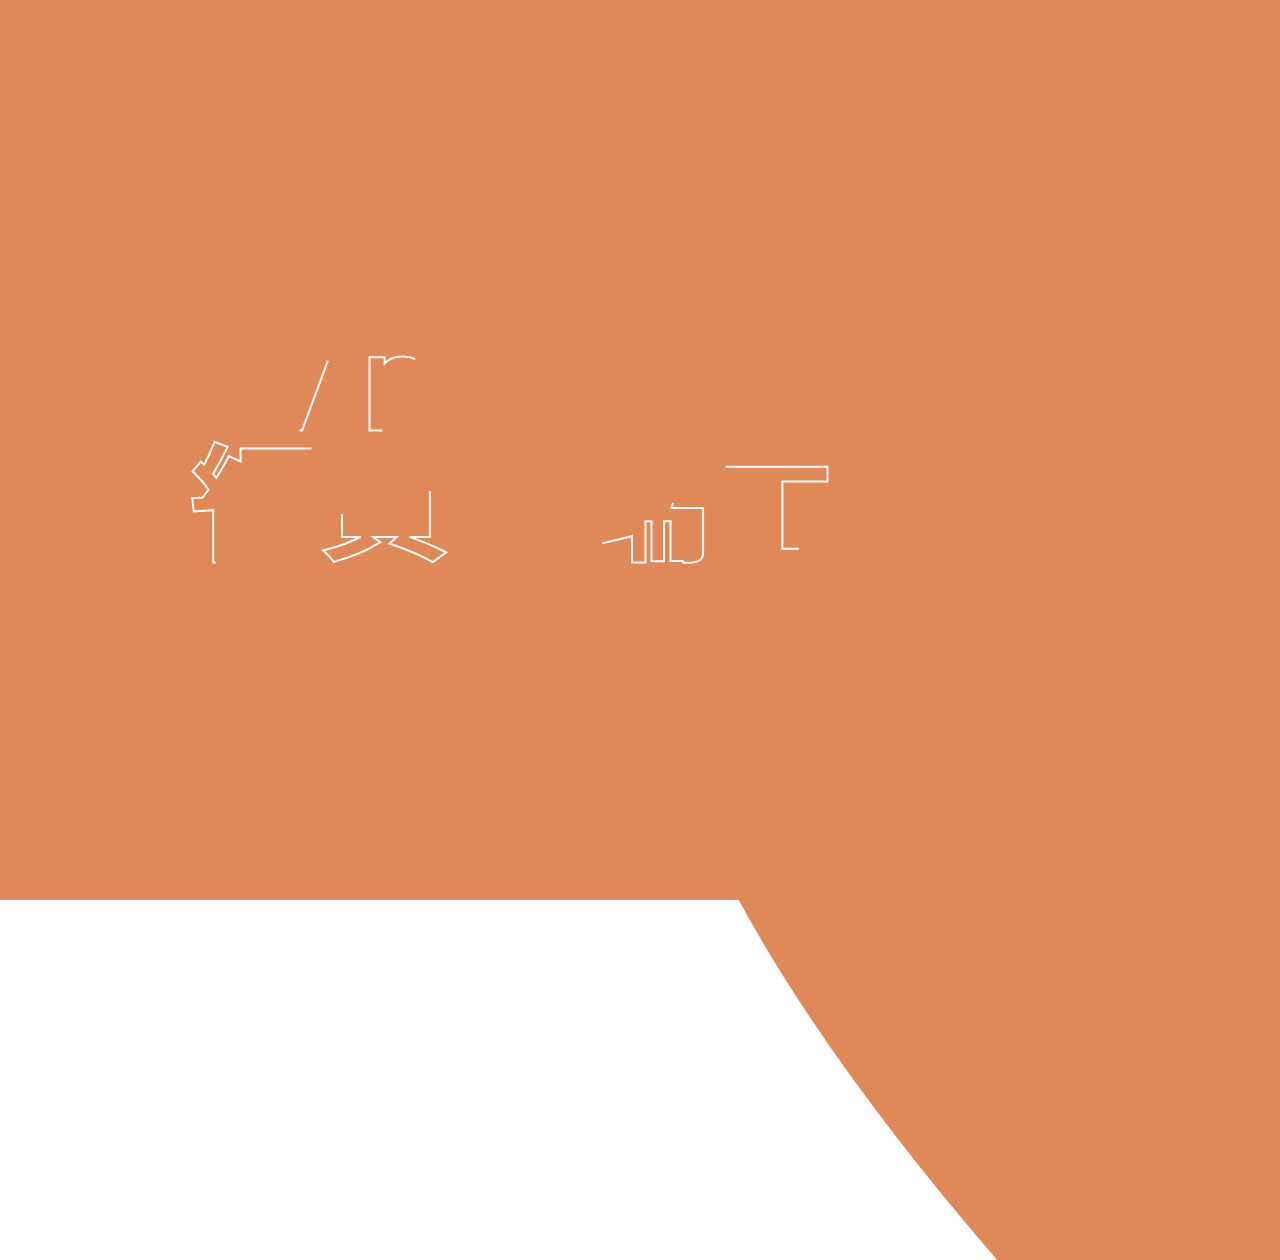
<file: index.html>
<!DOCTYPE html>
<html lang="zh">
  <head>
    <meta charset="UTF-8" />
    <meta name="viewport" content="width=device-width, initial-scale=1.0" />
    <mate name="author" content="Evina" />
    <mate name="robots" content="index,follow" />
    <mate
      name="description"
      content="這是Evina的個人網站。Evina是來自台灣的網頁開發人員。</mate>"
    />
    <title>首頁｜EVINA 網頁前端工程師</title>
    <link rel="preconnect" href="https://fonts.googleapis.com" />
    <link rel="preconnect" href="https://fonts.gstatic.com" crossorigin />
    <link
      href="https://fonts.googleapis.com/css2?family=Noto+Sans+TC:wght@400;500&display=swap"
      rel="stylesheet"
    />
    <link rel="stylesheet" href="./style/animation.css" />
    <link rel="stylesheet" href="./style/style.css" />
  </head>
  <body>
    <!--animation-->
    <div class="animation">
      <div class="logo">
        <svg
          width="66"
          height="101"
          viewBox="0 0 66 101"
          fill="none"
          xmlns="http://www.w3.org/2000/svg"
        >
          <path
            d="M2.5 95.9091V98.4091H5H60.5753H63.0753V95.9091V86.1435V83.6435H60.5753H18.5085V57.7486H57.0241H59.5241V55.2486V45.483V42.983H57.0241H18.5085V17.2656H59.8651H62.3651V14.7656V5V2.5H59.8651H5H2.5V5V95.9091Z"
            stroke="white"
            stroke-width="2"
            id="first"
            class="thePaths"
          />
        </svg>
        <svg
          width="76"
          height="79"
          viewBox="0 0 76 79"
          fill="none"
          xmlns="http://www.w3.org/2000/svg"
        >
          <path
            d="M70.8957 6.68527L72.1408 3.31818H68.5509H57.1872H55.4075L54.8249 4.99987L38.0111 53.538L21.1972 4.99987L20.6147 3.31818H18.8349H7.47131H3.88138L5.1265 6.68527L30.3396 74.8671L30.9434 76.5H32.6844H43.3378H45.0788L45.6826 74.8671L70.8957 6.68527Z"
            stroke="white"
            stroke-width="2"
            id="second"
            class="thePaths"
          />
        </svg>
        <svg
          width="26"
          height="104"
          viewBox="0 0 26 104"
          fill="none"
          xmlns="http://www.w3.org/2000/svg"
        >
          <path
            d="M5.25654 99V101.5H7.75654H18.2324H20.7324V99V30.8182V28.3182H18.2324H7.75654H5.25654V30.8182V99ZM6.07036 19.1725L6.07946 19.1812L6.08865 19.1898C8.03475 21.0192 10.4089 21.9545 13.0832 21.9545C15.7543 21.9545 18.1204 21.0208 20.0426 19.1812C21.9965 17.3403 23.0406 15.0214 23.0406 12.3523C23.0406 9.68318 21.9965 7.36421 20.0427 5.52339C18.1204 3.68376 15.7543 2.75 13.0832 2.75C10.4089 2.75 8.03475 3.68539 6.08865 5.51472L6.07946 5.52336L6.07036 5.53209C4.14469 7.37917 3.12585 9.6963 3.12585 12.3523C3.12585 15.0082 4.14469 17.3254 6.07036 19.1725Z"
            stroke="white"
            stroke-width="2"
            id="third"
            class="thePaths"
          />
        </svg>
        <svg
          width="64"
          height="80"
          viewBox="0 0 64 80"
          fill="none"
          xmlns="http://www.w3.org/2000/svg"
        >
          <path
            d="M15.5039 77.5H18.0039V75V33.9844C18.0039 30.3319 18.6986 27.3903 19.9651 25.0559C21.2617 22.6662 22.9877 20.9077 25.1489 19.7031C27.372 18.4804 29.9362 17.8409 32.9044 17.8409C37.198 17.8409 40.2966 19.1518 42.5185 21.5628L42.5184 21.5629L42.5268 21.5718C44.7574 23.9685 46.0294 27.4595 46.0294 32.3864V75V77.5H48.5294H59.0053H61.5053V75V31.6762C61.5053 25.621 60.5043 20.4084 58.3512 16.1663C56.2196 11.9371 53.1825 8.70237 49.2339 6.5742C45.3473 4.44991 40.8842 3.43042 35.9229 3.43042C30.4449 3.43042 25.7273 4.56278 21.9539 7.03032C20.3415 8.07181 18.9051 9.26784 17.6488 10.6155V6.8182V4.3182H15.1488H5.02802H2.52802V6.8182V75V77.5H5.02802H15.5039Z"
            stroke="white"
            stroke-width="2"
            id="fourth"
            class="thePaths"
          />
        </svg>
        <svg
          width="65"
          height="82"
          viewBox="0 0 65 82"
          fill="none"
          xmlns="http://www.w3.org/2000/svg"
        >
          <path
            d="M15.6071 76.4187L15.6149 76.4223L15.6227 76.426C19.5087 78.222 23.7934 79.098 28.4347 79.098C32.6354 79.098 36.3513 78.4728 39.4988 77.119C42.3714 75.8835 44.8014 74.3482 46.7088 72.4686V75V77.5H49.2088H59.6847H62.1847V75V30.0781C62.1847 24.4255 61.2638 19.6393 59.2115 15.9109C57.2601 12.366 54.7365 9.59715 51.5998 7.73432C48.697 5.99339 45.6489 4.82966 42.4642 4.26956C39.5221 3.7186 36.8521 3.43042 34.4716 3.43042C30.8089 3.43042 27.1027 3.9356 23.3585 4.93344C19.4952 5.9409 15.9354 7.72622 12.6913 10.2635C9.3392 12.8785 6.73819 16.4733 4.83001 20.9257L3.78231 23.3703L6.28703 24.2649L16.2302 27.816L18.3781 28.5831L19.3386 26.5144C20.2796 24.4877 21.9722 22.446 24.5899 20.4282C26.85 18.686 30.1643 17.6634 34.8267 17.6634C39.2651 17.6634 42.0961 18.7781 43.8239 20.5491L43.8293 20.5547L43.8347 20.5602C45.6484 22.3962 46.7088 25.0956 46.7088 29.0128V29.3679C46.7088 30.3778 46.4103 30.6015 46.1658 30.7387L46.1542 30.7452L46.1427 30.7518C45.4184 31.1683 43.9491 31.6121 41.437 31.8985C38.8351 32.1678 35.4578 32.5698 31.3119 33.1028L31.3064 33.1035C28.0657 33.5275 24.8409 34.1028 21.6322 34.829C18.32 35.5553 15.2594 36.6672 12.4648 38.1769C9.51586 39.77 7.13837 41.9905 5.36816 44.8138C3.50204 47.7595 2.67474 51.4337 2.67474 55.6463C2.67474 60.4848 3.80861 64.7727 6.19581 68.3876L6.20186 68.3967C8.53681 71.8991 11.6918 74.5762 15.6071 76.4187ZM39.2754 62.5714L39.2658 62.5769C36.891 63.9374 33.8535 64.6875 30.0327 64.6875C26.231 64.6875 23.3095 63.8554 21.1004 62.3711C19.1733 61.0317 18.1506 59.0988 18.1506 56.179C18.1506 53.9675 18.7305 52.5336 19.6176 51.5722C20.7382 50.3604 22.2484 49.4007 24.2446 48.7437L24.2536 48.7407L24.2625 48.7377C26.4609 47.9958 28.845 47.4529 31.4214 47.1168L31.4242 47.1164C32.5294 46.971 33.9791 46.7952 35.7776 46.5888L35.7951 46.5868L35.8125 46.5846C37.6684 46.3451 39.5676 46.0759 41.5101 45.7771L41.5256 45.7747L41.541 45.7721C43.4561 45.4529 45.1817 45.0875 46.7088 44.6713V50.3196C46.7088 52.7032 46.0939 54.9837 44.8218 57.1971L44.8164 57.2066L44.8111 57.216C43.6094 59.3497 41.798 61.1411 39.2754 62.5714Z"
            stroke="white"
            stroke-width="2"
            id="fifth"
            class="thePaths"
          />
        </svg>
        <br />
        <svg
          width="127"
          height="128"
          viewBox="0 0 127 128"
          fill="none"
          xmlns="http://www.w3.org/2000/svg"
        >
          <path
            d="M85.347 42.75L85.341 42.714C84.5447 37.9362 82.0784 30.4276 79.0795 24.8209L78.5735 23.875H96.4893L96.328 24.5054C94.9988 29.7015 92.0558 37.5616 89.8452 42.4741L89.721 42.75H85.347ZM69.375 55.125H81.375V63.25H68.375H67.125V55.125H69.375ZM68.375 75.625H71.125V90.75C71.125 95.224 71.5675 99.1087 73.8374 101.753C76.2122 104.52 79.9467 105.25 84.5 105.25H84.5096H84.5195H84.5295H84.5398H84.5502H84.5609H84.5717H84.5828H84.5941H84.6055H84.6172H84.6291H84.6411H84.6534H84.6659H84.6786H84.6914H84.7045H84.7177H84.7312H84.7448H84.7586H84.7726H84.7869H84.8013H84.8158H84.8306H84.8456H84.8607H84.8761H84.8916H84.9073H84.9232H84.9393H84.9556H84.972H84.9886H85.0054H85.0224H85.0395H85.0569H85.0744H85.0921H85.1099H85.128H85.1462H85.1646H85.1831H85.2018H85.2207H85.2398H85.259H85.2784H85.298H85.3177H85.3376H85.3577H85.3779H85.3983H85.4189H85.4396H85.4605H85.4815H85.5027H85.524H85.5456H85.5672H85.5891H85.611H85.6332H85.6554H85.6779H85.7005H85.7232H85.7461H85.7692H85.7924H85.8157H85.8392H85.8628H85.8866H85.9105H85.9346H85.9588H85.9832H86.0077H86.0323H86.0571H86.082H86.1071H86.1323H86.1576H86.1831H86.2087H86.2344H86.2603H86.2863H86.3124H86.3387H86.3651H86.3916H86.4183H86.4451H86.472H86.4991H86.5262H86.5535H86.5809H86.6085H86.6362H86.6639H86.6919H86.7199H86.748H86.7763H86.8047H86.8332H86.8618H86.8906H86.9194H86.9484H86.9775H87.0067H87.036H87.0654H87.0949H87.1246H87.1543H87.1842H87.2141H87.2442H87.2744H87.3046H87.335H87.3655H87.3961H87.4268H87.4576H87.4885H87.5195H87.5505H87.5817H87.613H87.6444H87.6759H87.7074H87.7391H87.7709H87.8027H87.8346H87.8667H87.8988H87.931H87.9633H87.9957H88.0282H88.0607H88.0934H88.1261H88.1589H88.1918H88.2248H88.2578H88.291H88.3242H88.3575H88.3909H88.4243H88.4578H88.4914H88.5251H88.5589H88.5927H88.6266H88.6606H88.6946H88.7287H88.7629H88.7972H88.8315H88.8659H88.9003H88.9348H88.9694H89.0041H89.0388H89.0735H89.1084H89.1433H89.1782H89.2132H89.2483H89.2834H89.3186H89.3539H89.3891H89.4245H89.4599H89.4954H89.5309H89.5664H89.602H89.6377H89.6734H89.7092H89.745H89.7808H89.8167H89.8527H89.8886H89.9247H89.9607H89.9969H90.033H90.0692H90.1054H90.1417H90.178H90.2144H90.2508H90.2872H90.3236H90.3601H90.3966H90.4332H90.4698H90.5064H90.543H90.5797H90.6164H90.6532H90.6899H90.7267H90.7635H90.8003H90.8372H90.8741H90.911H90.9479H90.9849H91.0218H91.0588H91.0958H91.1328H91.1699H91.2069H91.244H91.2811H91.3182H91.3553H91.3924H91.4295H91.4667H91.5038H91.541H91.5781H91.6153H91.6525H91.6897H91.7269H91.7641H91.8013H91.8385H91.8757H91.9129H91.9501H91.9873H92.0245H92.0617H92.0989H92.136H92.1732H92.2104H92.2476H92.2848H92.3219H92.3591H92.3962H92.4333H92.4705H92.5076H92.5447H92.5817H92.6188H92.6559H92.6929H92.7299H92.7669H92.8039H92.8409H92.8778H92.9148H92.9517H92.9886H93.0254H93.0623H93.0991H93.1359H93.1726H93.2094H93.2461H93.2828H93.3194H93.356H93.3926H93.4292H93.4657H93.5022H93.5387H93.5751H93.6115H93.6478H93.6841H93.7204H93.7567H93.7929H93.829H93.8651H93.9012H93.9373H93.9733H94.0092H94.0451H94.081H94.1168H94.1525H94.1883H94.2239H94.2595H94.2951H94.3306H94.3661H94.4015H94.4369H94.4722H94.5074H94.5426H94.5777H94.6128H94.6478H94.6828H94.7177H94.7525H94.7873H94.822H94.8567H94.8913H94.9258H94.9603H94.9947H95.029H95.0633H95.0975H95.1316H95.1656H95.1996H95.2335H95.2674H95.3011H95.3348H95.3684H95.402H95.4354H95.4688H95.5021H95.5354H95.5685H95.6016H95.6346H95.6675H95.7003H95.733H95.7657H95.7983H95.8308H95.8632H95.8955H95.9277H95.9598H95.9919H96.0238H96.0557H96.0875H96.1191H96.1507H96.1822H96.2136H96.2449H96.2761H96.3072H96.3382H96.3691H96.3999H96.4306H96.4612H96.4917H96.5221H96.5524H96.5826H96.6127H96.6427H96.6726H96.7023H96.732H96.7615H96.791H96.8203H96.8495H96.8786H96.9076H96.9365H96.9652H96.9939H97.0224H97.0508H97.0791H97.1072H97.1353H97.1632H97.191H97.2187H97.2463H97.2737H97.301H97.3282H97.3553H97.3822H97.409H97.4357H97.4623H97.4887H97.515H97.5411H97.5672H97.5931H97.6188H97.6445H97.67H97.6953H97.7205H97.7456H97.7705H97.7953H97.82H97.8445H97.8689H97.8931H97.9172H97.9412H97.965H97.9886H98.0122H98.0355H98.0587H98.0818H98.1047H98.1275H98.1501H98.1726H98.1949H98.217H98.239H98.2609H98.2826H98.3041H98.3255H98.3467H98.3678H98.3887H98.4094H98.43H98.4504H98.4707H98.4908H98.5107H98.5304H98.55H98.5695H98.5887H98.6078H98.6267H98.6455H98.6641H98.6825H98.7007H98.7188H98.7367H98.7544H98.7719H98.7893H98.8065H98.8235H98.8403H98.8569H98.8734H98.8897H98.9058H98.9217H98.9375H98.953H98.9684H98.9836H98.9986H99.0134H99.028H99.0424H99.0567H99.0707H99.0846H99.0982H99.1117H99.125H99.1715C100.638 105.25 102.169 105.25 103.541 105.167C104.881 105.087 106.331 104.917 107.522 104.458L109.364 103.75L109.103 101.795C108.986 100.92 108.866 99.6336 108.74 98.2424C108.729 98.1258 108.718 98.0084 108.708 97.8907C108.594 96.6387 108.477 95.342 108.358 94.3329L108.032 91.5616L105.313 92.189C104.004 92.491 100.902 92.625 99 92.625H98.9875H98.9747H98.9618H98.9487H98.9355H98.922H98.9084H98.8946H98.8806H98.8665H98.8521H98.8376H98.8229H98.8081H98.793H98.7778H98.7625H98.7469H98.7312H98.7153H98.6993H98.683H98.6666H98.6501H98.6334H98.6165H98.5994H98.5822H98.5648H98.5473H98.5296H98.5117H98.4937H98.4755H98.4571H98.4386H98.42H98.4012H98.3822H98.363H98.3438H98.3243H98.3047H98.285H98.2651H98.245H98.2248H98.2045H98.184H98.1634H98.1426H98.1216H98.1005H98.0793H98.0579H98.0364H98.0147H97.9929H97.971H97.9489H97.9267H97.9043H97.8818H97.8591H97.8363H97.8134H97.7904H97.7672H97.7439H97.7204H97.6968H97.6731H97.6492H97.6252H97.6011H97.5768H97.5525H97.5279H97.5033H97.4785H97.4536H97.4286H97.4035H97.3782H97.3528H97.3273H97.3017H97.2759H97.25H97.2241H97.1979H97.1717H97.1453H97.1189H97.0923H97.0656H97.0388H97.0118H96.9848H96.9576H96.9304H96.903H96.8755H96.8479H96.8202H96.7924H96.7644H96.7364H96.7083H96.68H96.6517H96.6232H96.5947H96.566H96.5372H96.5084H96.4794H96.4503H96.4212H96.3919H96.3625H96.3331H96.3035H96.2739H96.2441H96.2143H96.1843H96.1543H96.1242H96.094H96.0637H96.0333H96.0028H95.9722H95.9416H95.9108H95.88H95.8491H95.8181H95.787H95.7558H95.7245H95.6932H95.6618H95.6303H95.5987H95.567H95.5353H95.5035H95.4716H95.4396H95.4076H95.3754H95.3432H95.311H95.2786H95.2462H95.2137H95.1812H95.1485H95.1158H95.0831H95.0502H95.0173H94.9844H94.9513H94.9182H94.8851H94.8518H94.8185H94.7852H94.7518H94.7183H94.6847H94.6511H94.6175H94.5838H94.55H94.5162H94.4823H94.4483H94.4143H94.3803H94.3462H94.312H94.2778H94.2436H94.2093H94.1749H94.1405H94.106H94.0715H94.037H94.0024H93.9678H93.9331H93.8983H93.8636H93.8287H93.7939H93.759H93.724H93.6891H93.6541H93.619H93.5839H93.5488H93.5136H93.4784H93.4432H93.4079H93.3726H93.3372H93.3019H93.2665H93.231H93.1956H93.1601H93.1246H93.089H93.0534H93.0178H92.9822H92.9466H92.9109H92.8752H92.8395H92.8037H92.768H92.7322H92.6964H92.6606H92.6247H92.5889H92.553H92.5171H92.4812H92.4453H92.4093H92.3734H92.3374H92.3014H92.2654H92.2294H92.1934H92.1574H92.1214H92.0854H92.0493H92.0133H91.9772H91.9411H91.9051H91.869H91.833H91.7969H91.7608H91.7247H91.6887H91.6526H91.6165H91.5805H91.5444H91.5083H91.4723H91.4362H91.4002H91.3641H91.3281H91.2921H91.256H91.22H91.184H91.148H91.1121H91.0761H91.0402H91.0042H90.9683H90.9324H90.8965H90.8606H90.8248H90.7889H90.7531H90.7173H90.6815H90.6457H90.61H90.5743H90.5386H90.5029H90.4672H90.4316H90.396H90.3604H90.3249H90.2894H90.2539H90.2184H90.183H90.1476H90.1122H90.0769H90.0416H90.0063H89.9711H89.9358H89.9007H89.8655H89.8305H89.7954H89.7604H89.7254H89.6905H89.6555H89.6207H89.5859H89.5511H89.5164H89.4817H89.447H89.4124H89.3779H89.3434H89.3089H89.2745H89.2402H89.2058H89.1716H89.1374H89.1032H89.0691H89.0351H89.0011H88.9671H88.9332H88.8994H88.8656H88.8319H88.7982H88.7646H88.7311H88.6976H88.6642H88.6309H88.5976H88.5643H88.5312H88.4981H88.465H88.432H88.3991H88.3663H88.3335H88.3008H88.2682H88.2356H88.2031H88.1707H88.1384H88.1061H88.0739H88.0418H88.0097H87.9778H87.9459H87.914H87.8823H87.8506H87.8191H87.7876H87.7561H87.7248H87.6935H87.6624H87.6313H87.6003H87.5693H87.5385H87.5077H87.4771H87.4465H87.416H87.3856H87.3553H87.3251H87.295H87.2649H87.235H87.2052H87.1754H87.1458H87.1162H87.0867H87.0574H87.0281H86.9989H86.9699H86.9409H86.912H86.8833H86.8546H86.826H86.7976H86.7692H86.741H86.7128H86.6848H86.6568H86.629H86.6013H86.5737H86.5462H86.5188H86.4916H86.4644H86.4373H86.4104H86.3836H86.3569H86.3303H86.3038H86.2775H86.2512H86.2251H86.1991H86.1732H86.1475H86.1218H86.0963H86.0709H86.0456H86.0205H85.9955H85.9706H85.9458H85.9212H85.8967H85.8723H85.848H85.8239H85.7999H85.776H85.7523H85.7287H85.7052H85.6819H85.6587H85.6356H85.6127H85.5899H85.5673H85.5447H85.5224H85.5001H85.4781H85.4561H85.4343H85.4126H85.3911H85.3697H85.3485H85.3274H85.3064H85.2856H85.265H85.2445H85.2241H85.2039H85.1839H85.164H85.1442H85.1246H85.1052H85.0859H85.0668H85.0478H85.029H85.0103H84.9918H84.9734H84.9552H84.9372H84.9193H84.9016H84.8841H84.8667H84.8495H84.8324H84.8155H84.7988H84.7822H84.7658H84.7496H84.7335H84.7176H84.7019H84.6864H84.671H84.6558H84.6407H84.6259H84.6112H84.5967H84.5823H84.5682H84.5542H84.5404H84.5267H84.5133H84.5C84.4367 92.625 84.3801 92.624 84.3295 92.6222C84.3278 92.6102 84.3261 92.5977 84.3245 92.5849C84.2741 92.2009 84.25 91.6613 84.25 90.875V75.625H108.375H110V111.376C109.705 111.377 109.332 111.381 108.895 111.385C106.455 111.409 101.983 111.452 97.486 111.252L93.3383 111.068L95.1157 114.82C96.1742 117.055 97.3069 120.526 97.5153 122.401L97.7624 124.625H100C104.073 124.625 107.53 124.563 110.4 124.336C113.245 124.111 115.685 123.713 117.647 122.958L117.707 122.935L117.765 122.91C119.899 121.961 121.501 120.573 122.472 118.471C123.378 116.511 123.625 114.157 123.625 111.5V13V10.5H121.125H118.5H116H112.5H110H56.125H53.625V13V23.5137L51.9204 22.729L44.0454 19.1041L41.8876 18.1108L40.7854 20.215C37.7366 26.0355 33.7219 32.9427 29.3902 39.7796C28.3445 38.4592 27.2079 37.1071 26.0146 35.7535C30.4886 28.7586 35.4324 19.2623 39.4739 11.392L40.752 8.90317L38.1356 7.91211L29.8856 4.7871L27.5783 3.91313L26.674 6.20869C24.3586 12.0863 20.69 20.0231 17.1734 26.6516C16.6714 26.1809 16.1729 25.7209 15.68 25.2736L13.7488 23.5213L12.0794 25.5245L7.07945 31.5245L5.58941 33.3126L7.26655 34.9264C12.4054 39.8714 17.9846 46.2572 21.5716 51.5044C19.5579 54.3613 17.557 57.067 15.628 59.5162C12.8533 59.6477 10.2564 59.7686 7.88518 59.8776L5.1988 60.0012L5.51763 62.6714L6.51763 71.0464L6.79873 73.4006L9.16448 73.2446C14.0269 72.924 19.5886 72.5783 25.5287 72.2092C25.7686 72.1943 26.009 72.1793 26.25 72.1643V122V124.5H28.75H37H39.5V122V82.2801C42.2474 89.2087 44.5871 97.864 45.2685 103.429L45.6323 106.4L48.491 105.513L53.625 103.919V122.25V124.75H56.125H64.625H67.125V122.25V75.625H68.375ZM94.5 63.25V55.125H107.625H110V63.25H108.375H94.5ZM110 23.875V42.75H107.625H102.133C103.355 40.2197 104.652 37.3756 105.936 34.5589C106.854 32.5462 107.765 30.5475 108.638 28.6873L109.839 26.1297L107.154 25.2494L102.962 23.875H110ZM53.625 25.3115V57.6699C51.6072 53.5615 49.3011 49.4237 46.9842 45.7828L45.8459 43.9941L43.8953 44.8249L39.661 46.6285C44.4481 39.7152 49.0869 32.612 52.9982 26.3198L53.625 25.3115ZM39.5 78.2129V71.3329C41.4461 71.2087 43.4051 71.0825 45.3676 70.9541C46.0083 72.7373 46.5406 74.4132 46.9353 75.9147L40.6367 77.8615L39.5 78.2129ZM53.625 85.1037C52.8587 82.8195 52.0143 80.5615 51.1154 78.4423L53.625 77.2938V85.1037ZM36.1692 51.5978C37.4295 53.6966 38.6764 55.9728 39.8585 58.3079C36.8239 58.4676 33.833 58.6215 30.9205 58.7685C32.6525 56.4679 34.4114 54.0615 36.1692 51.5978ZM67.125 42.75V23.875H75.3866L70.0404 25.7684L67.4487 26.6863L68.6082 29.1793C70.5209 33.2916 72.3398 38.5841 73.3109 42.75H69.375H67.125ZM15.93 76.0373L13.3485 75.5865L13.0197 78.1864C11.6512 89.0107 9.31631 99.8827 5.53613 107.089L4.31946 109.408L6.69279 110.515C7.14356 110.726 7.62067 110.943 8.12883 111.174C8.82024 111.488 9.56913 111.829 10.3874 112.215C11.7714 112.867 12.9166 113.449 13.4883 113.83L15.8446 115.401L17.1111 112.868C21.2934 104.503 24.2139 92.1841 25.8519 80.214L26.1786 77.8267L23.805 77.4123L15.93 76.0373Z"
            stroke="white"
            stroke-width="2"
            id="sixth"
            class="thePaths"
          />
        </svg>
        <svg
          width="133"
          height="121"
          viewBox="0 0 133 121"
          fill="none"
          xmlns="http://www.w3.org/2000/svg"
        >
          <path
            d="M109.375 23.125H71.9522C72.6367 21.0335 73.3284 18.8372 74.0089 16.625H119H121.5V14.125V5.5V3H119H14.625H12.125V5.5V14.125V16.625H14.625H58.4004C57.9419 18.8131 57.4218 21.04 56.881 23.125H26.5H24V25.625V89.375V91.875H26.5H42.6928C33.6997 96.5589 20.4507 101.389 9.47667 104.336L5.14715 105.498L8.41159 108.571C10.4302 110.47 13.2097 113.613 14.625 115.5L15.6519 116.869L17.2999 116.407C30.8068 112.62 48.0403 105.919 59.1756 99.135L62.3936 97.1746L59.3365 94.9717L55.039 91.875H78.7867L74.5529 95.7893L71.4752 98.6347L75.4413 99.9906C89.9501 104.951 104.69 111.52 113.421 116.316L114.813 117.081L116.097 116.146L124.847 109.771L128.168 107.351L124.493 105.514C116.366 101.45 104.021 96.3026 91.6408 91.875H109.375H111.875V89.375V25.625V23.125H109.375ZM38.75 35.625H96.875V41.875H38.75V35.625ZM96.875 60.625H38.75V54.125H96.875V60.625ZM96.875 79.375H38.75V72.875H96.875V79.375Z"
            stroke="white"
            stroke-width="2"
            id="seventh"
            class="thePaths"
          />
        </svg>
        <svg
          width="122"
          height="127"
          viewBox="0 0 122 127"
          fill="none"
          xmlns="http://www.w3.org/2000/svg"
        >
          <path
            d="M5.125 24.25H2.625V26.75V35.5V38H5.125H116.875H119.375V35.5V26.75V24.25H116.875H92.4194C95.3094 19.9778 98.2381 15.3694 100.882 11.0564L102.539 8.3526L99.5227 7.37242L89.5227 4.12242L87.4132 3.43683L86.4813 5.44969C83.9213 10.9793 79.6263 18.5131 75.7239 24.25H48.2841L47.8725 23.4051C45.3635 18.255 39.956 10.6854 34.9768 5.19546L33.8345 3.93605L32.2435 4.53558L23.6185 7.78557L20.226 9.0639L22.6267 11.7805C25.8879 15.4708 29.2983 20.2198 31.6833 24.25H5.125ZM24.375 121.375V96.875H47.125V110.886C45.4354 110.996 39.8801 110.998 33.7249 110.752L29.394 110.579L31.4127 114.414C32.5882 116.648 33.864 119.927 34.3036 122.015L34.7215 124H36.75H36.8272C41.0143 124 44.5817 124 47.523 123.807C50.4498 123.615 53.0249 123.221 55.1253 122.291C57.2811 121.364 58.939 120.011 59.9761 117.982C60.9625 116.052 61.25 113.768 61.25 111.25V46.625V44.125H58.75H55.125H52.625H49.625H47.125H13H10.5V46.625V121.375V123.875H13H21.875H24.375V121.375ZM24.375 76.875H47.125V84.5H24.375V76.875ZM24.375 57.25H47.125V64.5H24.375V57.25ZM73.875 45.25H71.375V47.75V99.125V101.625H73.875H82.75H85.25V99.125V47.75V45.25H82.75H73.875ZM99.25 41.5H96.75V44V110.233C96.6677 110.241 96.576 110.248 96.4741 110.255C94.4692 110.372 87.824 110.376 80.2069 110.126L75.8184 109.982L77.9345 113.83C79.201 116.133 80.6041 119.893 81.0485 122.115L81.4505 124.125H83.5C88.3809 124.125 92.4578 124.063 95.8196 123.822C99.16 123.582 101.956 123.156 104.211 122.356L104.244 122.344L104.277 122.331C106.63 121.421 108.464 120.041 109.608 117.842C110.687 115.769 111 113.247 111 110.375V44V41.5H108.5H99.25Z"
            stroke="white"
            stroke-width="2"
            id="eighth"
            class="thePaths"
          />
        </svg>
        <svg
          width="128"
          height="126"
          viewBox="0 0 128 126"
          fill="none"
          xmlns="http://www.w3.org/2000/svg"
        >
          <path
            d="M49.625 47.875H47.4609C47.6344 46.8213 47.8035 45.7869 47.9677 44.7757L48.3499 42.4219L46.0168 41.929L42.8028 41.25H48.375H50.875V38.75V30.125V27.625H48.375H35.625V6.625V4.125H33.125H24.625H22.125V6.625V27.625H8.875H6.375V30.125V38.75V41.25H8.875H17.9361L11.2002 42.4114L8.65567 42.8501L9.17636 45.3791C11.7775 58.0131 13.75 74.4636 13.75 85.25V88.1855L16.6481 87.7181L24.3981 86.4681L26.5243 86.1252L26.4998 83.9716C26.3725 72.7621 24.2191 56.0859 21.3149 43.0802L20.9062 41.25H34.2181L34.1332 42.298C33.0165 56.0701 30.0331 75.9451 27.3158 87.5553L27.2913 87.66C19.3138 89.3876 11.9624 90.9363 6.04091 92.0425L3.4472 92.5271L4.07083 95.0909L6.32083 104.341L6.90967 106.762L9.33247 106.181C10.1737 105.98 11.0335 105.774 11.9104 105.564C23.2231 102.855 37.3715 99.4672 51 95.9607V119.875V122.375H53.5H62H64.5V119.875V81.125H70.5V118.625V121.125H73H80.5H83V118.625V81.125H89.5V118.375V120.875H92H99.625H102.125V120.342C102.137 120.408 102.148 120.472 102.159 120.536L102.507 122.625H104.625H104.729C107.456 122.625 109.84 122.625 111.883 122.426C113.953 122.224 115.857 121.804 117.615 120.864C119.413 120.03 120.634 118.708 121.329 116.923C121.975 115.265 122.125 113.312 122.125 111.25V70.5V68H119.625H118.25H115.75H111.125H108.625H90.3662C90.7506 66.7859 91.1397 65.54 91.5316 64.285C91.8339 63.317 92.1378 62.3436 92.4427 61.375H122.25H124.75V58.875V50.375V47.875H122.25H49.625ZM40.577 84.7593C42.8615 74.611 45.2261 61.3273 47.125 49.9051V50.375V58.875V61.375H49.625H77.1686C76.7632 63.6098 76.3152 65.8777 75.8553 68H53.5H51V70.5V82.4854L50.0947 82.6819C46.9231 83.3703 43.7364 84.0674 40.577 84.7593ZM102.125 110.128V81.125H108.625V110.195C107.348 110.239 104.971 110.225 102.125 110.128ZM109.833 110.121C109.833 110.122 109.824 110.123 109.803 110.124C109.822 110.121 109.832 110.121 109.833 110.121ZM81 2.75H78.5V5.25V30.25H66.25V11.375V8.875H63.75H55H52.5V11.375V41V43.5H55H118H120.5V41V11.375V8.875H118H109H106.5V11.375V30.25H92.5V5.25V2.75H90H81Z"
            stroke="white"
            stroke-width="2"
            id="ninth"
            class="thePaths"
          />
        </svg>
        <svg
          width="124"
          height="102"
          viewBox="0 0 124 102"
          fill="none"
          xmlns="http://www.w3.org/2000/svg"
        >
          <path
            d="M12.5 2.625H10V5.125V14.875V17.375H12.5H53.875V84.625H5.875H3.375V87.125V96.5V99H5.875H118.25H120.75V96.5V87.125V84.625H118.25H69.375V17.375H112H114.5V14.875V5.125V2.625H112H12.5Z"
            stroke="white"
            stroke-width="2"
            id="tenth"
            class="thePaths"
          />
        </svg>
        <svg
          width="129"
          height="125"
          viewBox="0 0 129 125"
          fill="none"
          xmlns="http://www.w3.org/2000/svg"
        >
          <path
            d="M57.0658 71.375H81.5V81.375H59.5H57V83.875V92V94.5H59.5H81.5V105.875H51.125H48.625V108.375V116.75V119.25H51.125H123.875H126.375V116.75V108.375V105.875H123.875H95.75V94.5H118.25H120.75V92V83.875V81.375H118.25H95.75V71.375H121.125H123.625V68.875V60.625V58.125H121.125H56.5H54V60.625V68.0552C52.6048 66.5841 51.0248 64.9539 49.4546 63.3567C46.5496 60.4018 43.5492 57.4299 41.625 55.6198V51.625H54.875H57.375V49.125V40.25V37.75H54.875H41.625V21.0319C46.9146 19.6654 51.8629 18.1316 56.0578 16.4445L58.75 15.3617V49.625V52.125H61.25H116.75H119.25V49.625V10.25V7.75H116.75H61.25H58.75V10.25V14.3859L56.9705 12.4386L50.3455 5.18857L49.1078 3.83406L47.4445 4.60875C38.6715 8.69481 22.4991 12.1531 8.33547 14.5346L4.92008 15.1089L6.54053 18.1697C7.60619 20.1826 8.75685 22.9755 9.19146 24.8226L9.7126 27.0374L11.9666 26.7266C16.8957 26.0467 22.1922 25.1917 27.5 24.1738V37.75H9.5H7V40.25V49.125V51.625H9.5H25.1576C20.1014 64.8675 12.2347 79.0715 5.14176 86.9526L3.75348 88.4951L5.01411 90.1436C6.52202 92.1155 8.6138 95.7471 9.37829 98.0406L10.8028 102.314L13.6756 98.8444C18.4315 93.1002 23.2328 85.0043 27.5 76.1698V119.75V122.25H30H39.125H41.625V119.75V73.0703C44.4887 76.8214 47.1484 80.5096 48.4675 82.763L50.3735 86.0191L52.6291 82.9946L58.1291 75.6196L59.2837 74.0714L58.0772 72.5633C57.8194 72.241 57.4767 71.8395 57.0658 71.375ZM72.5 39V20.875H105.125V39H72.5Z"
            stroke="white"
            stroke-width="2"
            id="eleventh"
            class="thePaths"
          />
        </svg>
        <svg
          width="120"
          height="126"
          viewBox="0 0 120 126"
          fill="none"
          xmlns="http://www.w3.org/2000/svg"
        >
          <path
            d="M6.75 22.375H5.5H3V24.875V117.25V119.75H5.5H14H16.5V117.25V111.25H44.25H46.75V108.75V71.125V68.625H44.25H16.5V62.125H43.125H45.625V59.625V24.875V23.75H48H74.375V34.125H52.75H50.25V36.625V102.25V104.75H52.75H61.375H63.875V102.25V47.625H74.375V120.875V123.375H76.875H85.75H88.25V120.875V94.4927L88.5377 95.0394C89.6974 97.2428 90.8078 100.43 91.0137 102.387L91.2494 104.625H93.5H93.5911C96.8918 104.625 99.7577 104.625 102.157 104.429C104.563 104.233 106.763 103.824 108.637 102.851C110.616 101.857 111.996 100.432 112.806 98.4966C113.565 96.6826 113.75 94.5879 113.75 92.375V36.625V34.125H111.25H109.375H106.875H102.375H99.875H88.25V23.75H114.875H117.375V21.25V12.625V10.125H114.875H48H45.5V12.625V21.25V22.375H43.125H28.4231C30.3734 17.8585 32.2986 12.8489 33.9675 8.37345L35.0485 5.47436L31.987 5.02634L21.737 3.52635L19.3889 3.18273L18.9236 5.50971C17.9641 10.3067 16.0808 16.9046 14.2425 22.375H14H9.25H6.75ZM16.5 35.5H32.125V48.875H16.5V35.5ZM16.5 81.75H33.375V98.25H16.5V81.75ZM88.25 91.3083V47.625H99.875V91.4995C98.2122 91.4968 94.7758 91.4801 90.8158 91.3759L88.25 91.3083Z"
            stroke="white"
            stroke-width="2"
            id="twelfth"
            class="thePaths"
          />
        </svg>
      </div>
    </div>

    <!--orange background-->
    <img class="orange" src="./ICONS/OrangeBackground.svg" alt="" />
    <!--header and navbar-->
    <header>
      <nav>
        <ul>
          <li><a class="active" href="#">首頁</a></li>
          <li><a href="resume.html">我的履歷</a></li>
          <li><a href="./Taiwan project/indext.html">Taiwan project</a></li>
          <li><a href="./Hawaii project/index.html">Hawaii project</a></li>
          <li><a href="./rainday/index.html">rainday 用戶登入</a></li>
        </ul>
      </nav>
    </header>

    <!--introduction and picture-->
    <main>
      <section class="left">
        <h1>
          Hi, I am <br />
          Evina
        </h1>
        <p>
          大學就讀台中科技大學的商業設計系。
          在上大學前沒有設計的經驗，4年期間一邊打工一邊自學完成學業。
          在大二修了一門網頁設計的課程，而開始對寫程式有了興趣。
        </p>
        <p>
          大學期間在學校擔任美編，除了從事平面設計外還維護網頁。
          畢業後曾在不動產業擔任行銷美編，以及電商。
          平時工作會負責平面廣告、影片剪輯、自動化程式等。
          其餘時間不斷進修，補足程式的領域，累積了一些網頁的作品。
        </p>
      </section>
      <section class="right">
        <img class="mypic" src="./Pictures/首頁照.jpg" alt="picture" />
      </section>
    </main>

    <footer>
      <a href="#"
        ><img src="./ICONS/github-brands 1.svg"alt="github" title="github
        page"</a
      >
    </footer>
  </body>
  <script src="./style/app.js"></script>
</html>
</file>
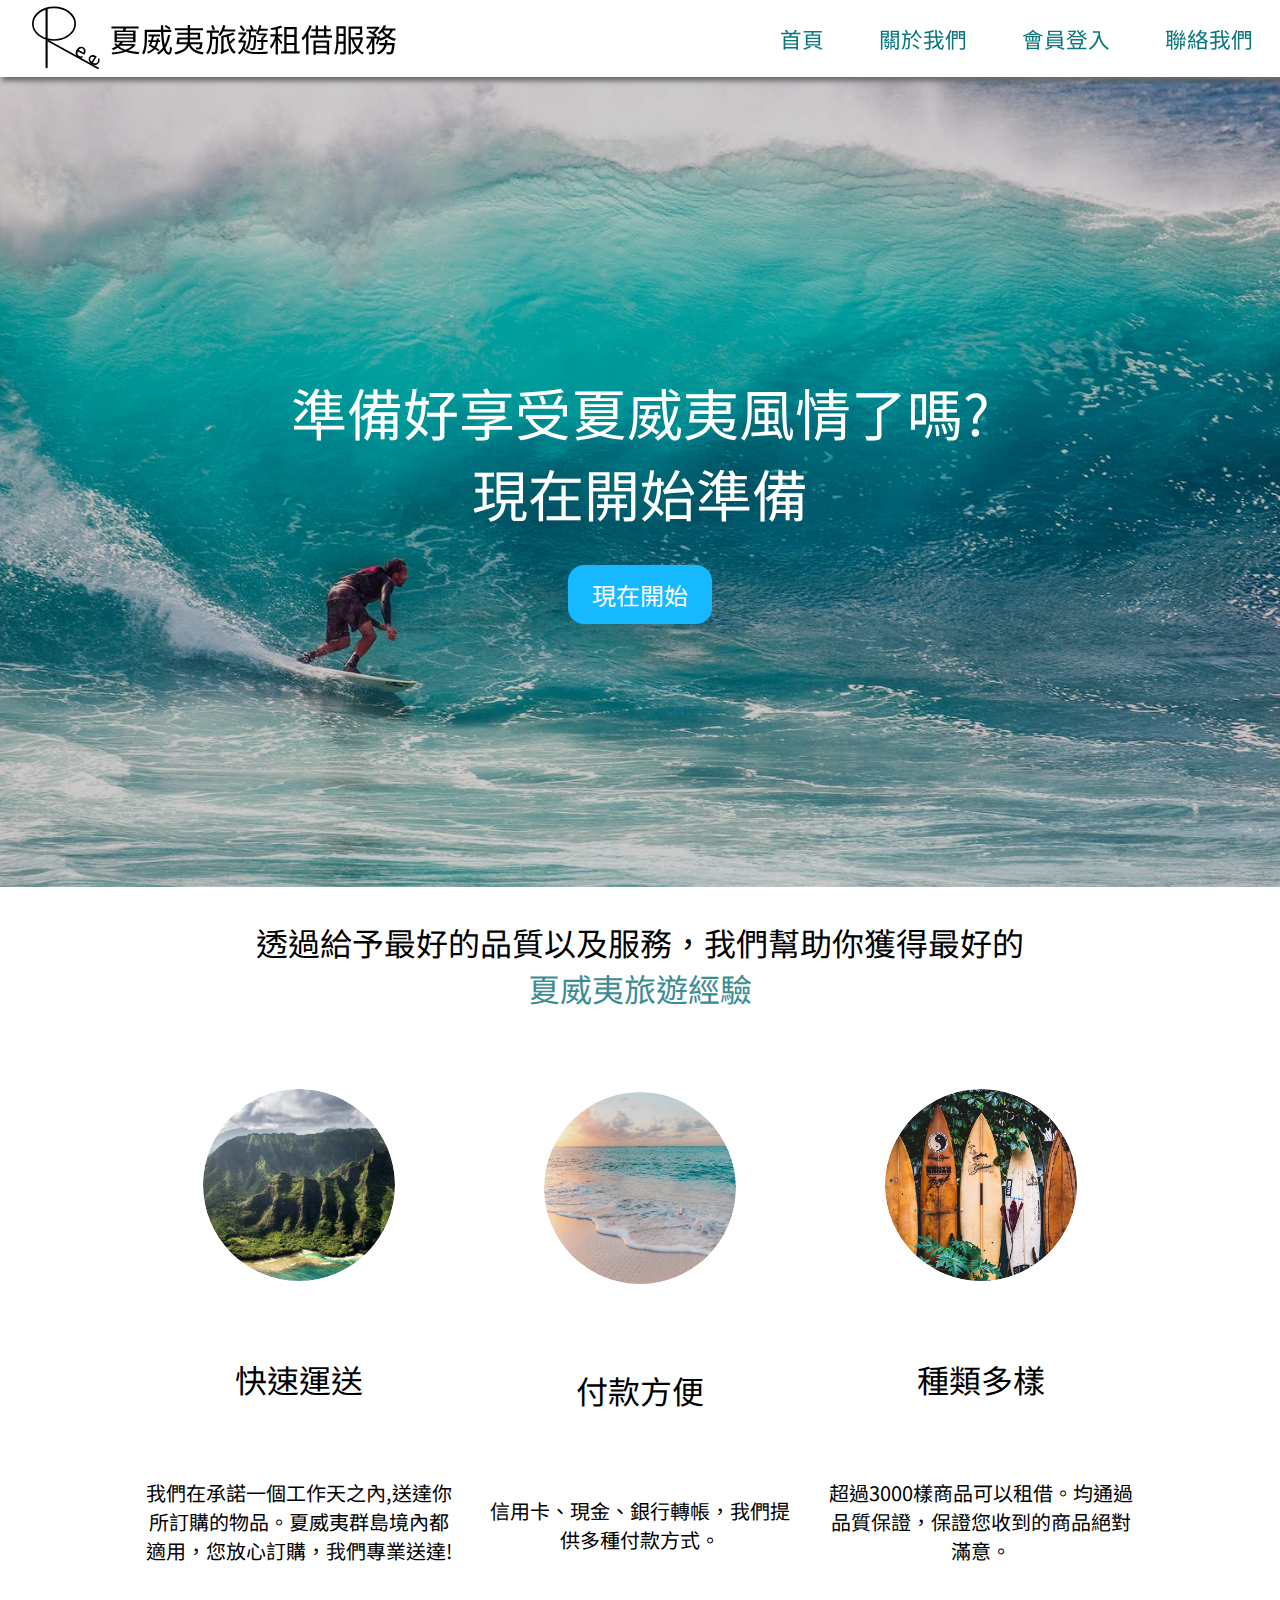
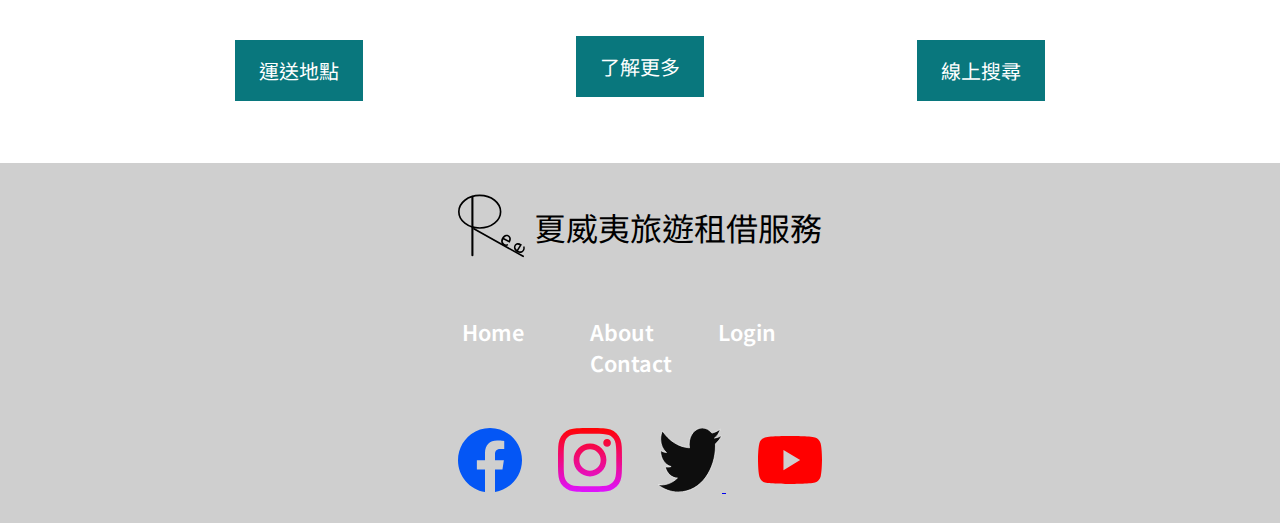
<file: Hawaii project/index.html>
<!DOCTYPE html>
<html lang="zh">
  <head>
    <meta charset="UTF-8" />
    <meta name="viewport" content="width=device-width, initial-scale=1.0" />
    <title>夏威夷旅遊租借服務｜夏威夷最方便快速的旅遊出租服務網站</title>
    <mate
      name="description"
      content="我們提供夏威夷租借服務，例如:衝浪板 車子 帳篷等等。"
    />
    <mate name="robots" content="index,follow" />
    <!--google font setting-->
    <link rel="preconnect" href="https://fonts.googleapis.com" />
    <link rel="preconnect" href="https://fonts.gstatic.com" crossorigin />
    <link
      href="https://fonts.googleapis.com/css2?family=Noto+Sans+TC&display=swap"
      rel="stylesheet"
    />
    <link rel="stylesheet" href="./styles/style.css"
  </head>
  <body>
    <!--header-->
    <header>
      <div class="logo">
        <img src="./Icons/black logo.svg" alt="Logo" />
        <h1>夏威夷旅遊租借服務</h1>
      </div>

      <nav>
        <ul>
          <li><a href="#">首頁</a></li>
          <li><a href="#">關於我們</a></li>
          <li><a href="#">會員登入</a></li>
          <li><a href="#">聯絡我們</a></li>
        </ul>
      </nav>
    </header>

    <main>
      <!--image part of the first page-->
      <section class="backimage">
        <div class="filter"></div>
        <h3>
          準備好享受夏威夷風情了嗎?<br />
          現在開始準備
        </h3>
        <button class="start">現在開始</button>
      </section>

      <!--second page-->
      <section class="second">
        <h2>
          透過給予最好的品質以及服務，我們幫助你獲得最好的 <br />
          <span style="color: #3c8c91" .>夏威夷旅遊經驗</span>
        </h2>

        <section class="cards">
          <div class="card">
            <div class="image-container">
              <img
                src="./Pictures/braden-jarvis-prSogOoFmkw-unsplash.jpg"
                title="夏威夷群島山脈"
                alt="Picture"
              />
            </div>

            <h4>快速運送</h4>
            <p>
              我們在承諾一個工作天之內,送達你所訂購的物品。夏威夷群島境內都適用，您放心訂購，我們專業送達!
            </p>
            <a href="#">運送地點</a>
          </div>
          <div class="card">
            <div class="image-container">
              <img
                src="./Pictures/sean-o-KMn4VEeEPR8-unsplash.jpg"
                title="夏威夷群島海灘"
                alt="Picture"
              />
            </div>
            <h4>付款方便</h4>
            <p>信用卡、現金、銀行轉帳，我們提供多種付款方式。</p>
            <a href="#">了解更多</a>
          </div>
          <div class="card">
            <div class="image-container">
              <img
                src="./Pictures/tatonomusic-FFCgotROOTY-unsplash.jpg"
                title="衝浪板出租"
                alt="Picture"
              />
            </div>
            <h4>種類多樣</h4>
            <p>
              超過3000樣商品可以租借。均通過品質保證，保證您收到的商品絕對滿意。
            </p>
            <a href="#">線上搜尋</a>
          </div>
        </section>
      </section>
    </main>

    <footer>
      <div class="logo">
        <img src="./Icons/black logo.svg" alt="Logo" />
        <h1>夏威夷旅遊租借服務</h1>
      </div>

      <nav>
        <ul>
          <li><a href="#">Home</a></li>
          <li><a href="#">About</a></li>
          <li><a href="#">Login</a></li>
          <li><a href="#">Contact</a></li>
        </ul>
      </nav>

      <section class="links">
        <a href="#"
          ><img src="./Icons/facebook.svg" alt="facebook" title="facebook專頁"
        /></a>
        <a href="#"
          ><img
            src="./Icons/instagram.svg"
            alt="instagram"
            title="instagram專頁"
        /></a>
        <a href="#"
          ><img src="./Icons/twitter.svg" alt="twitter" title="twitter專頁" />
        </a>
        <a href="#"
          ><img src="./Icons/youtube.svg" alt="youtube" title="youtube頻道"
        /></a>
      </section>
    </footer>
  </body>
</html>
</file>
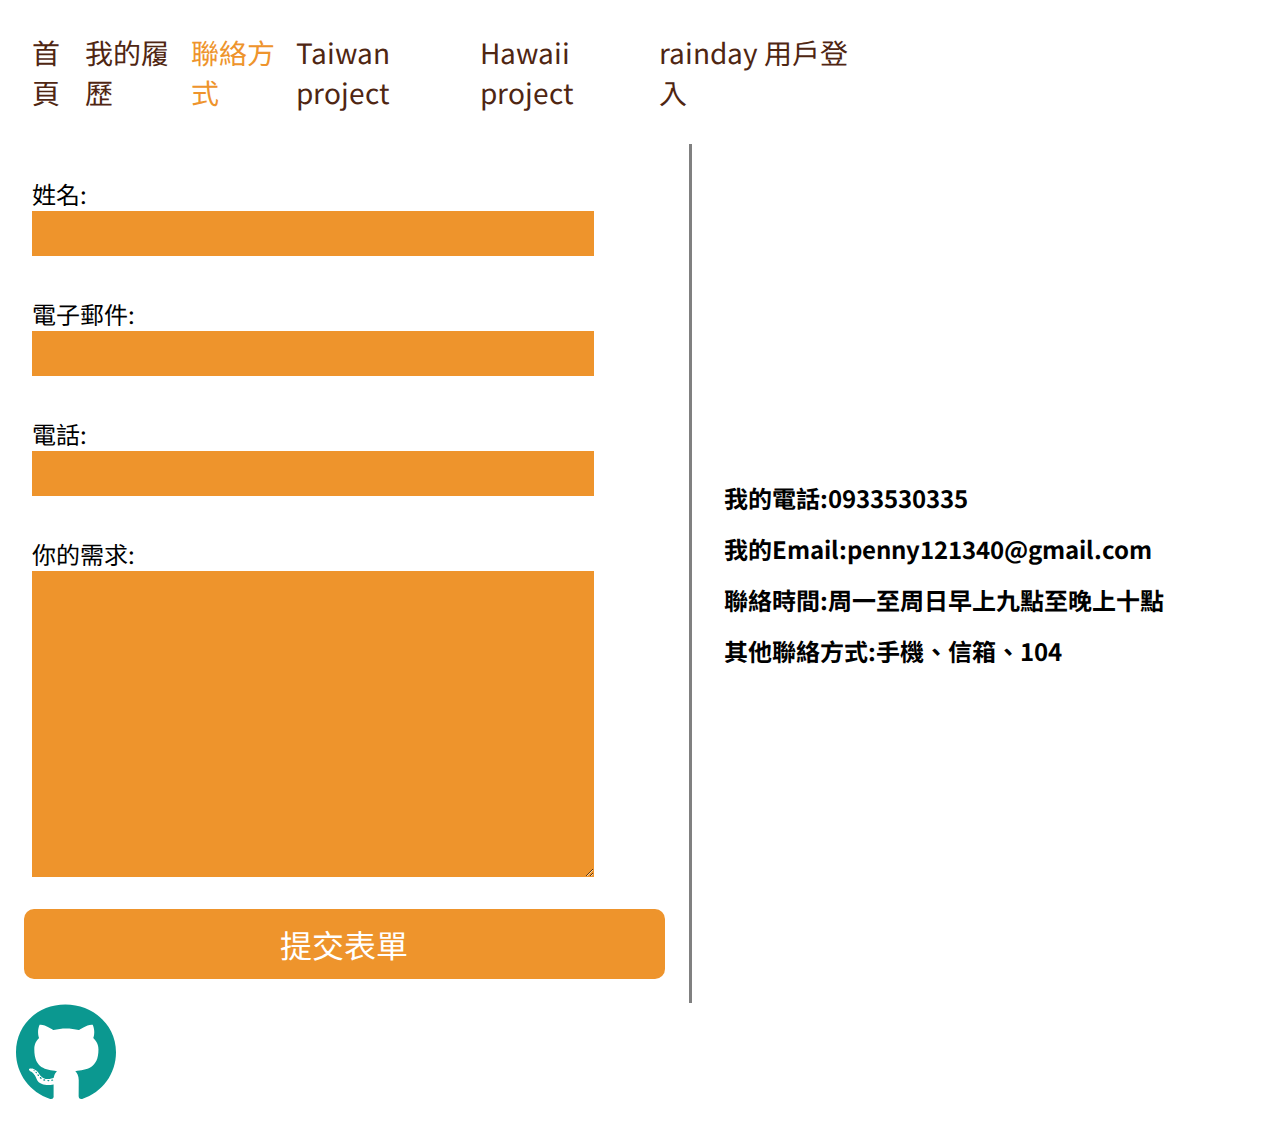
<file: contact.html>
<!DOCTYPE html>
<html lang="zh">
  <head>
    <meta charset="UTF-8" />
    <meta name="viewport" content="width=device-width, initial-scale=1.0" />
    <mate name="author" content="Evina" />
    <mate name="robots" content="index,follow" />
    <mate
      name="description"
      content="這是Evina的個人網站。Evina是來自台灣的網頁開發人員。</mate>"
    />
    <title>聯絡方式｜EVINA 網頁前端工程師</title>
    <link rel="preconnect" href="https://fonts.googleapis.com" />
    <link rel="preconnect" href="https://fonts.gstatic.com" crossorigin />
    <link
      href="https://fonts.googleapis.com/css2?family=Noto+Sans+TC:wght@400;500&display=swap"
      rel="stylesheet"
    />
    <link rel="stylesheet" href="./style/style.css" />
  </head>
  <body>
    <!--header and navbar-->
    <header>
      <nav>
        <ul>
          <li><a href="index.html">首頁</a></li>
          <li><a href="./resume.html">我的履歷</a></li>
          <li><a class="active" href="#">聯絡方式</a></li>
          <li><a href="./Taiwan project/indext.html">Taiwan project</a></li>
          <li><a href="./Hawaii project/index.html">Hawaii project</a></li>
          <li><a href="./rainday/index.html">rainday 用戶登入</a></li>
        </ul>
      </nav>
    </header>

    <main>
      <section class="form">
        <form>
          <div>
            <label for="name">姓名:</label>
            <input type="text" name="name" />
          </div>
          <br />
          <div>
            <label for="email">電子郵件:</label>
            <input type="email" name="email" />
          </div>
          <br />
          <div>
            <label for="phone">電話:</label>
            <input type="text" name="phone" />
          </div>
          <br />
          <div>
            <label for="need">你的需求:</label>
            <textarea name="need" id="need" rows="10"></textarea>
          </div>
          <br />
          <button type="submit">提交表單</button>
        </form>
      </section>
      <div class="line"></div>
      <section class="contact">
        <div class="content">
          <h2>我的電話:0933530335</h2>
          <h2>我的Email:penny121340@gmail.com</h2>
          <h2>聯絡時間:周一至周日早上九點至晚上十點</h2>
          <h2>其他聯絡方式:手機、信箱、104</h2>
        </div>
      </section>
    </main>

    <footer>
      <a href="#"
        ><img src="./ICONS/github-brands 1.svg"alt="github" title="github
        page"</a
      >
    </footer>
  </body>
</html>
</file>
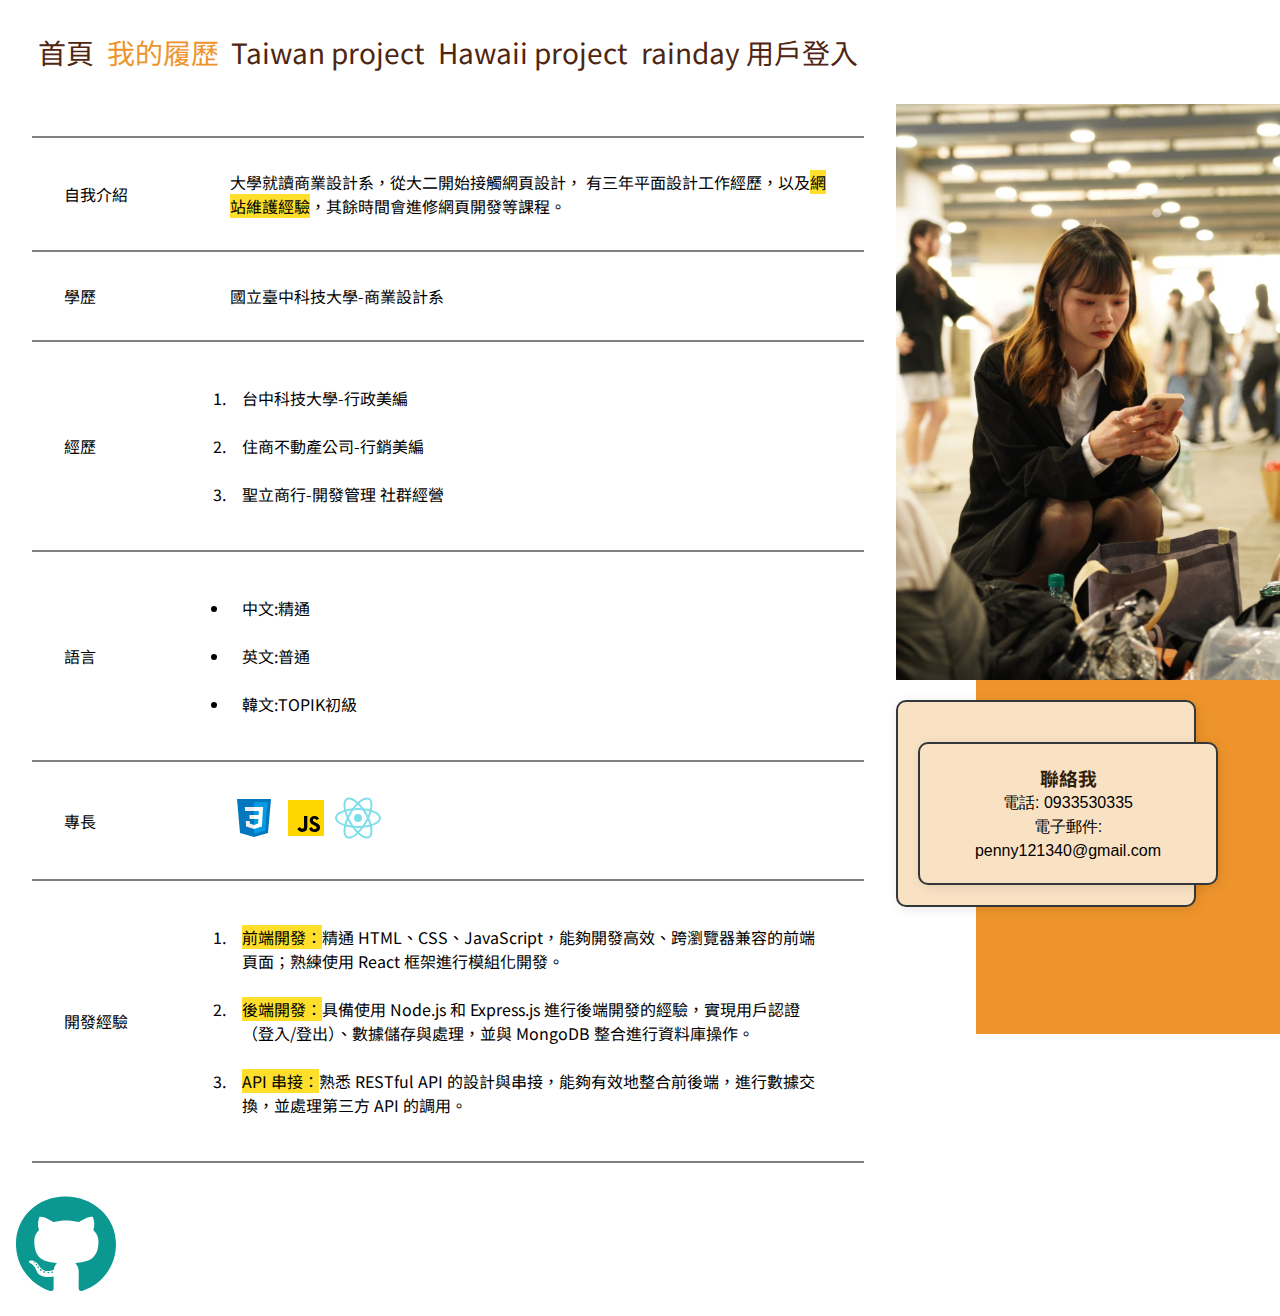
<file: resume.html>
<!DOCTYPE html>
<html lang="zh">
  <head>
    <meta charset="UTF-8" />
    <meta name="viewport" content="width=device-width, initial-scale=1.0" />
    <mate name="author" content="Evina" />
    <mate name="robots" content="index,follow" />
    <mate
      name="description"
      content="這是Evina的個人網站。Evina是來自台灣的網頁開發人員。</mate>"
    />
    <title>我的履歷｜EVINA 網頁前端工程師</title>
    <link rel="preconnect" href="https://fonts.googleapis.com" />
    <link rel="preconnect" href="https://fonts.gstatic.com" crossorigin />
    <link
      href="https://fonts.googleapis.com/css2?family=Noto+Sans+TC:wght@400;500&display=swap"
      rel="stylesheet"
    />
    <link rel="stylesheet" href="./style/style.css" />
  </head>
  <body>
    <!--header and navbar-->
    <header>
      <nav>
        <ul>
          <li><a href="index.html">首頁</a></li>
          <li><a class="active" href="#">我的履歷</a></li>
          <li><a href="./Taiwan project/indext.html">Taiwan project</a></li>
          <li><a href="./Hawaii project/index.html">Hawaii project</a></li>
          <li><a href="./rainday/index.html">rainday 用戶登入</a></li>
        </ul>
      </nav>
    </header>

    <main>
      <section class="table">
        <table>
          <tr style="border-top: 2px solid gray">
            <td style="width: 20%">自我介紹</td>
            <td style="width: 80%">
              大學就讀商業設計系，從大二開始接觸網頁設計，
              有三年平面設計工作經歷，以及<mark
                style="background: rgb(255, 223, 44)"
                >網站維護經驗</mark
              >，其餘時間會進修網頁開發等課程。
            </td>
          </tr>

          <tr>
            <td>學歷</td>
            <td>國立臺中科技大學-商業設計系</td>
          </tr>
          <tr>
            <td>經歷</td>
            <td>
              <ol>
                <li>台中科技大學-行政美編</li>
                <li>住商不動產公司-行銷美編</li>
                <li>聖立商行-開發管理 社群經營</li>
              </ol>
            </td>
          </tr>
          <tr>
            <td>語言</td>
            <td>
              <ul>
                <li>中文:精通</li>
                <li>英文:普通</li>
                <li>韓文:TOPIK初級</li>
              </ul>
            </td>
          </tr>
          <tr>
            <td>專長</td>
            <td>
              <img src="./ICONS/icons8-css3.svg" title="CSS3" alt="CSS" />
              <img
                src="./ICONS/icons8-javascript.svg"
                title="javascript"
                alt="javascript"
              />
              <img
                src="./ICONS/icons8-react-native.svg"
                title="react"
                alt="react"
              />
            </td>
          </tr>
          <tr>
            <td>開發經驗</td>
            <td>
              <ol>
                <li>
                  <mark style="background: rgb(255, 223, 44)">前端開發：</mark
                  >精通
                  HTML、CSS、JavaScript，能夠開發高效、跨瀏覽器兼容的前端頁面；熟練使用
                  React 框架進行模組化開發。
                </li>
                <li>
                  <mark style="background: rgb(255, 223, 44)">後端開發：</mark
                  >具備使用 Node.js 和 Express.js
                  進行後端開發的經驗，實現用戶認證（登入/登出）、數據儲存與處理，並與
                  MongoDB 整合進行資料庫操作。
                </li>
                <li>
                  <mark style="background: rgb(255, 223, 44)">API 串接：</mark
                  >熟悉 RESTful API
                  的設計與串接，能夠有效地整合前後端，進行數據交換，並處理第三方
                  API 的調用。
                </li>
              </ol>
            </td>
          </tr>
        </table>
      </section>

      <section class="rightbox">
        <section class="picture">
          <img src="./Pictures/第一頁照片.jpg" alt="" />
          <div class="orangeRect"></div>
        </section>

        <section class="contact-box">
          <div class="contact-box">
            <h3>聯絡我</h3>
            <p>電話: 0933530335</p>
            <p>電子郵件: penny121340@gmail.com</p>
          </div>
        </section>
      </section>
    </main>

    <footer>
      <a href="#"
        ><img src="./ICONS/github-brands 1.svg"alt="github" title="github
        page"</a
      >
    </footer>
  </body>
</html>
</file>
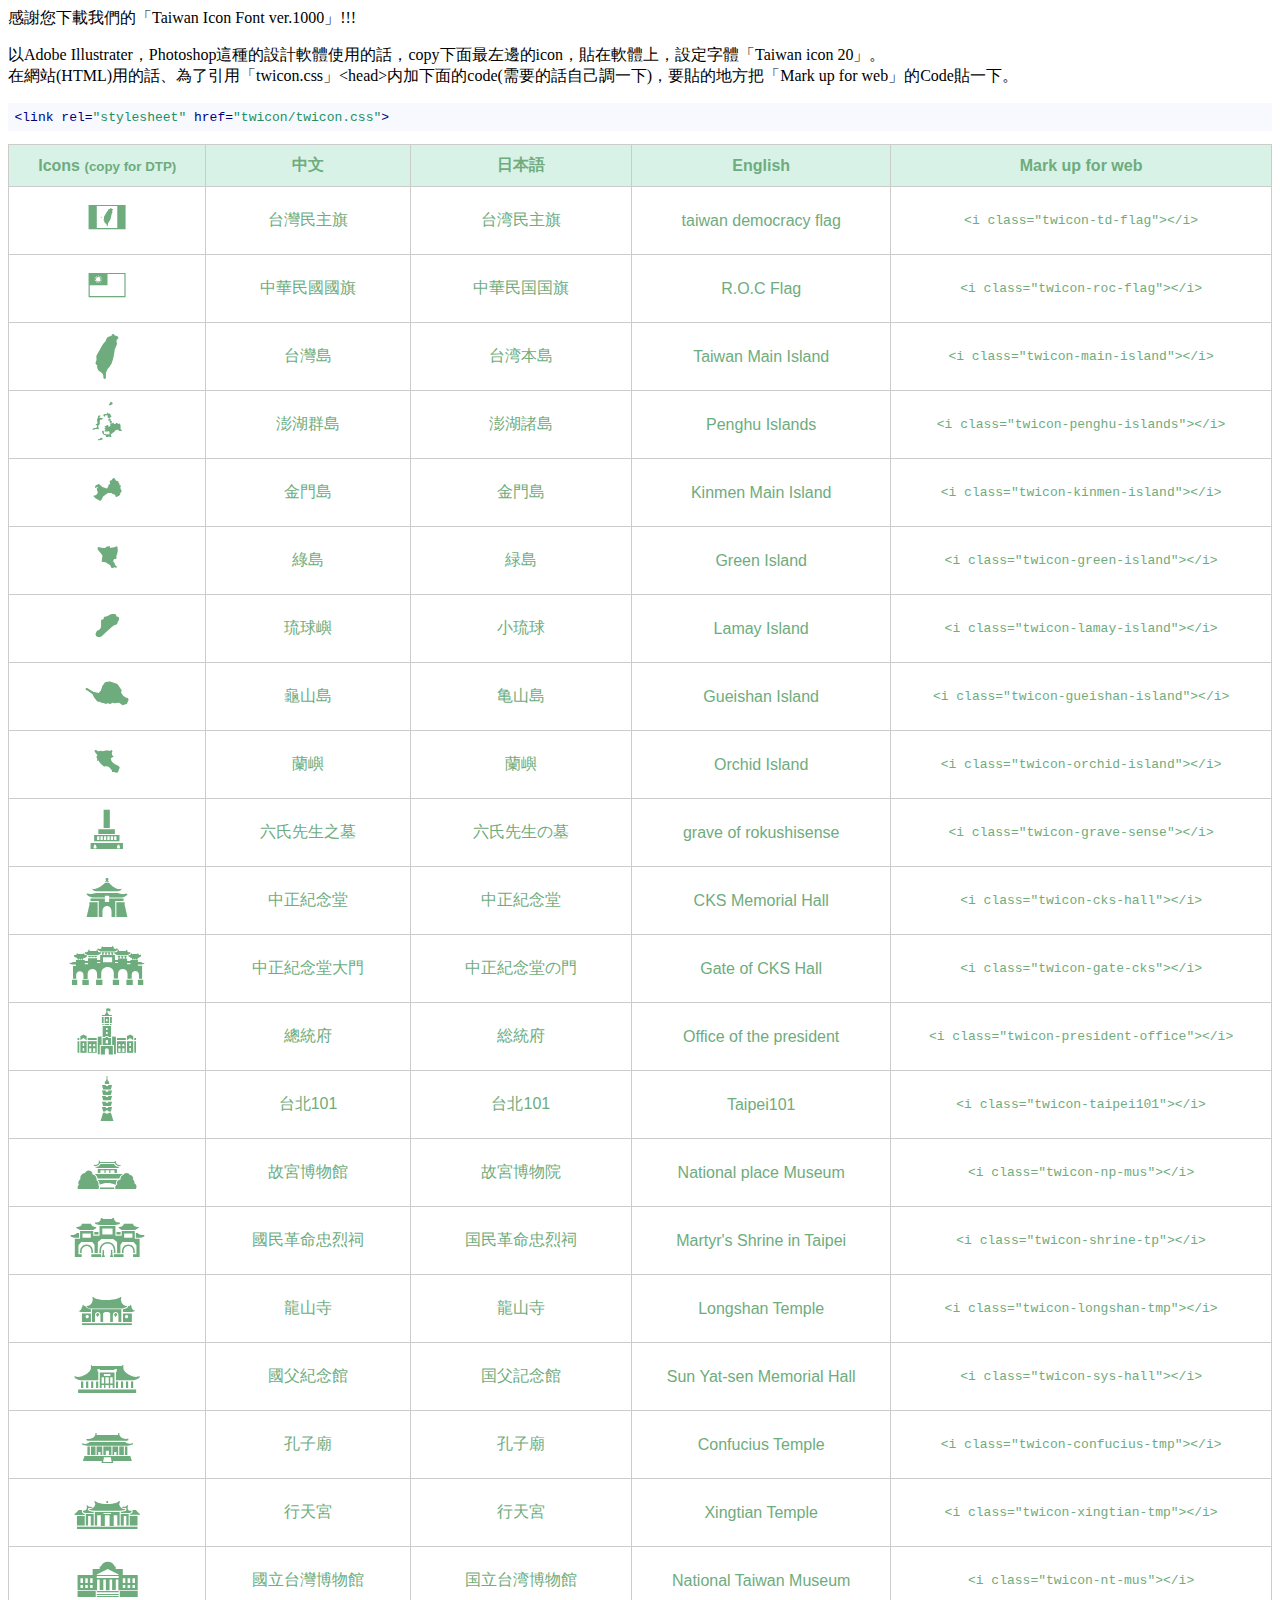
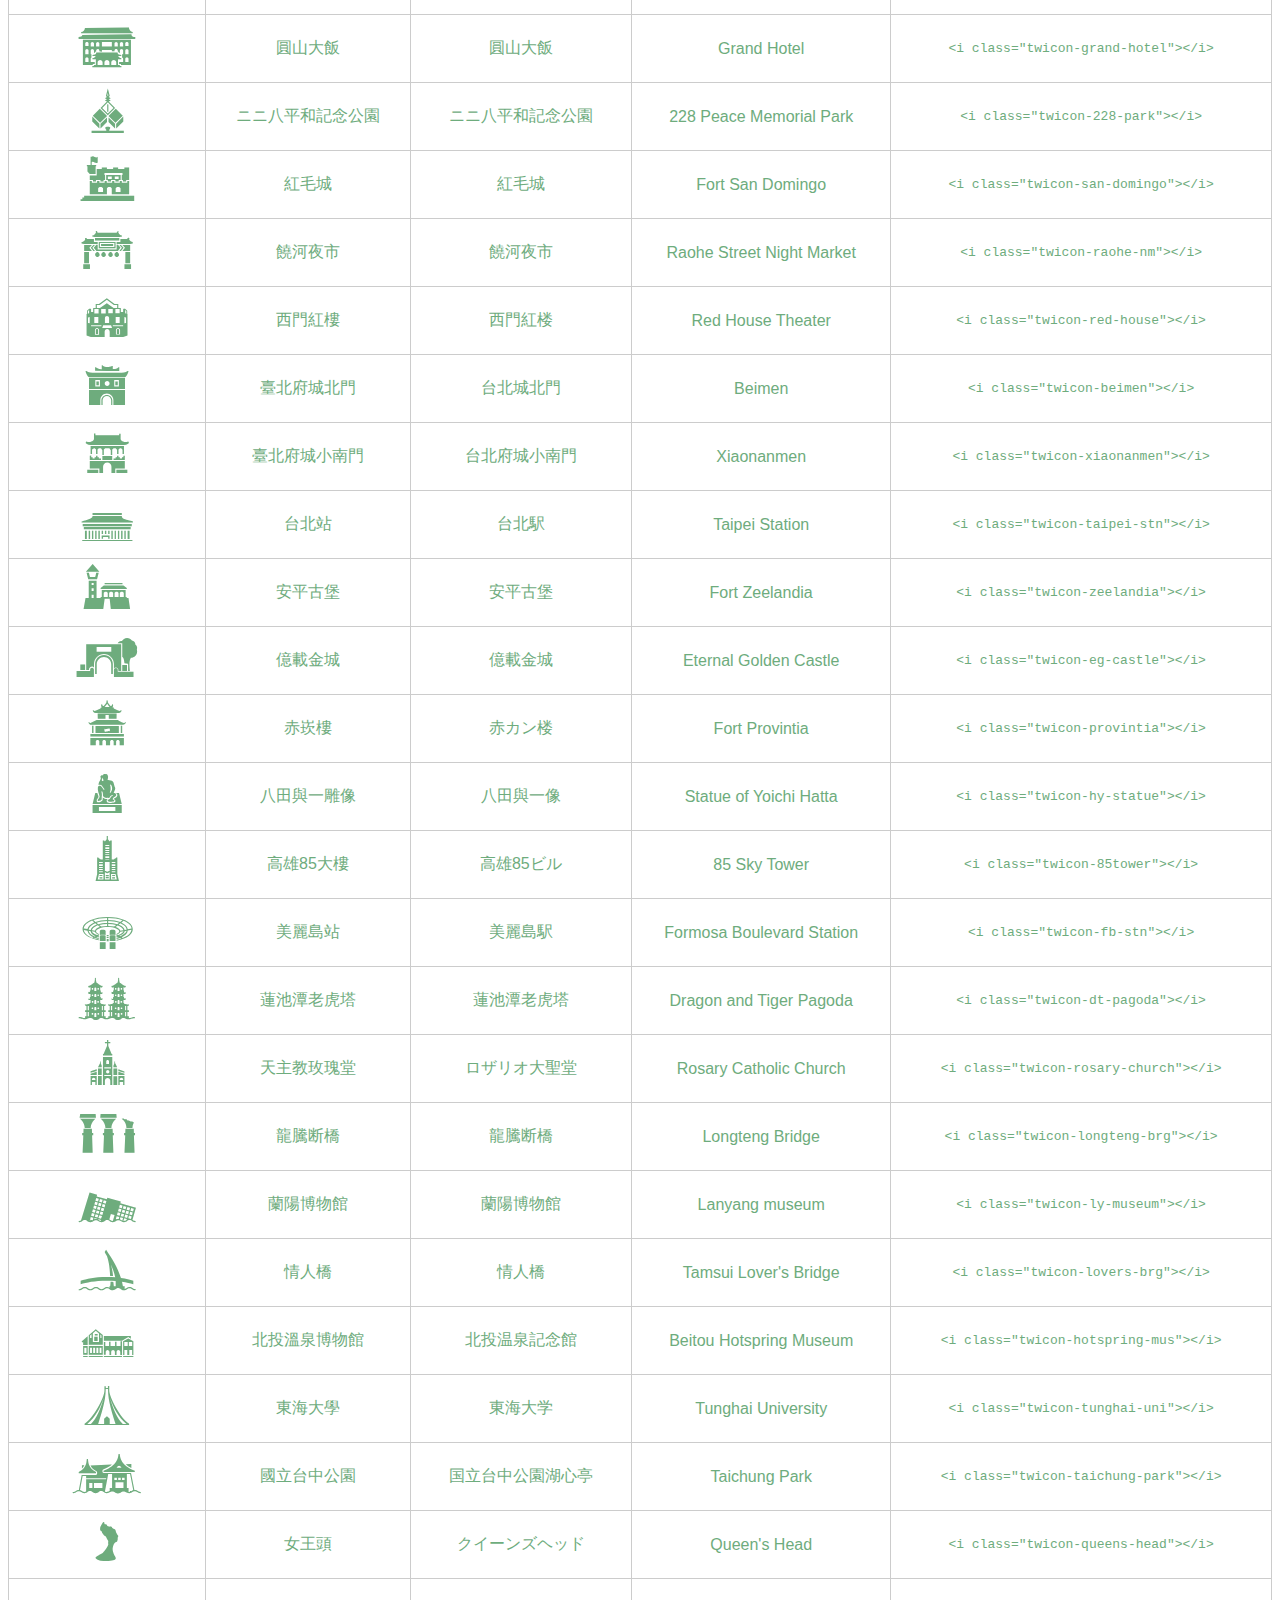
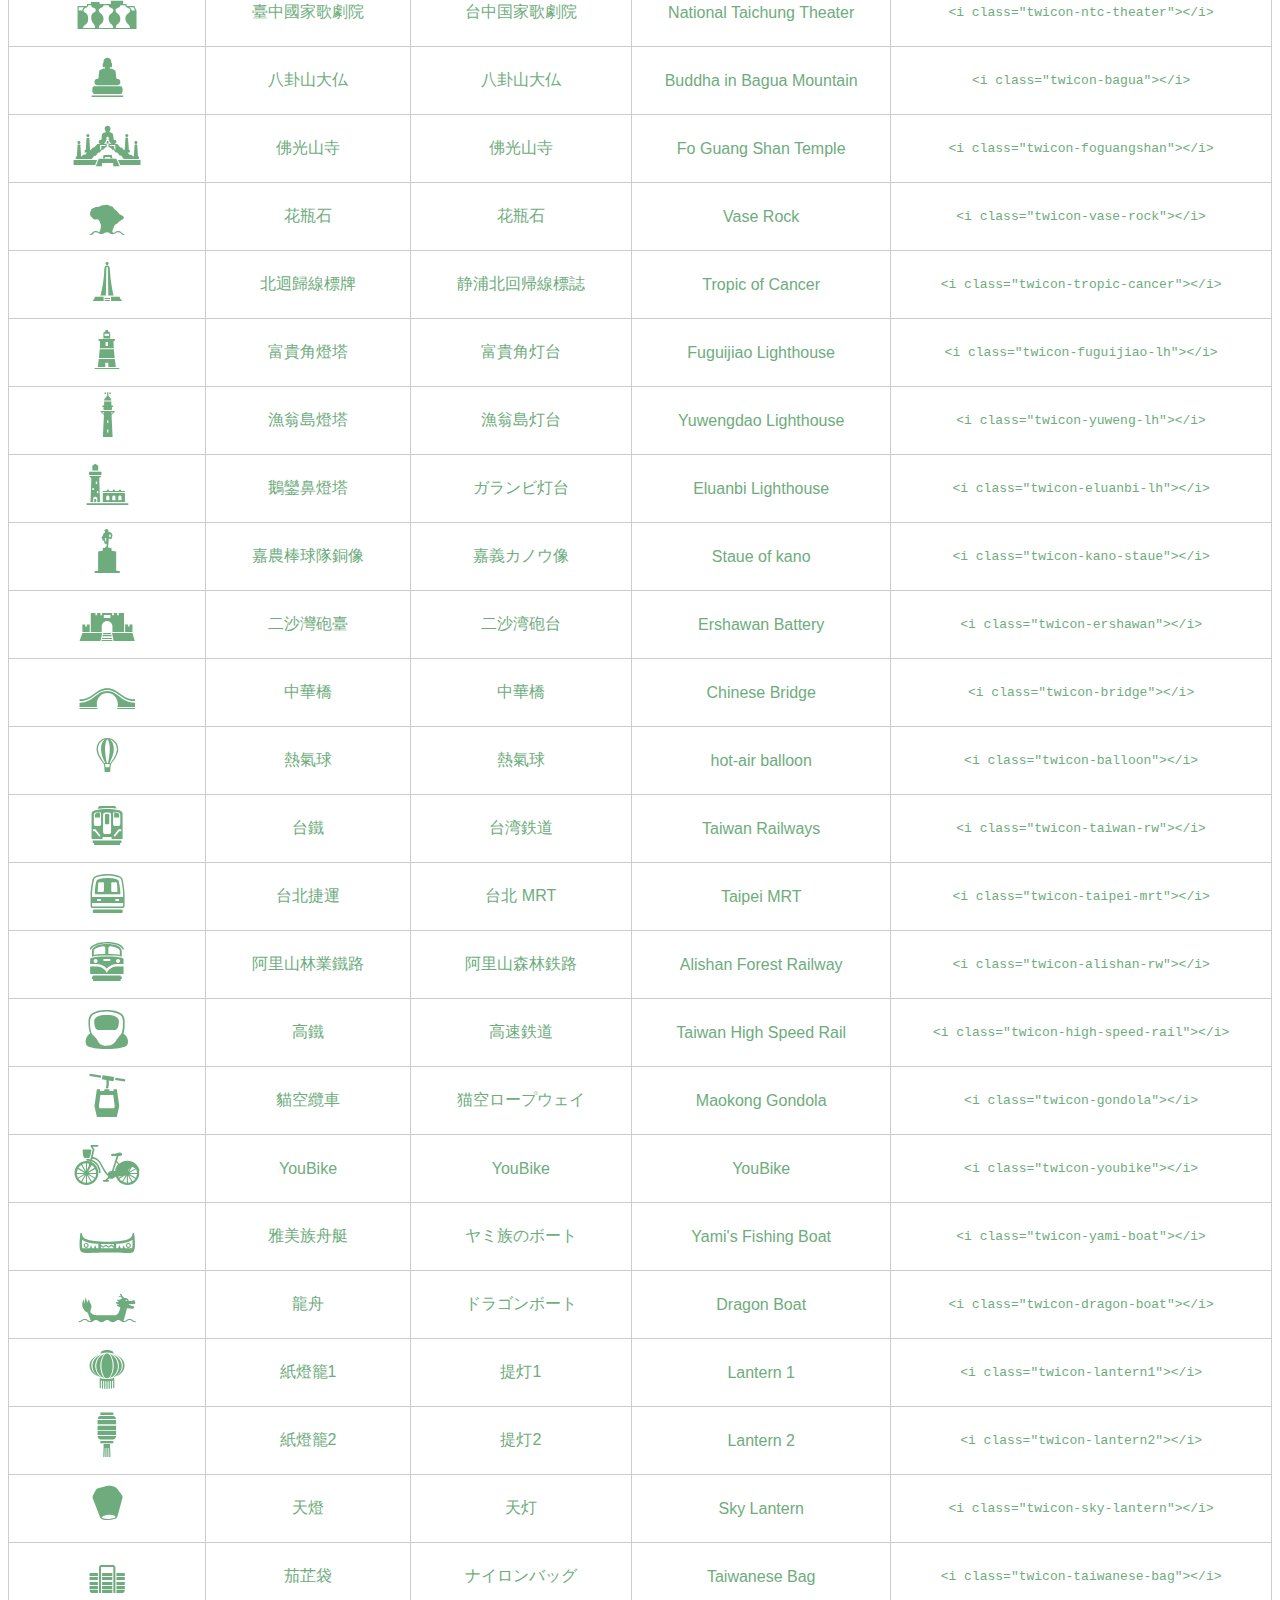
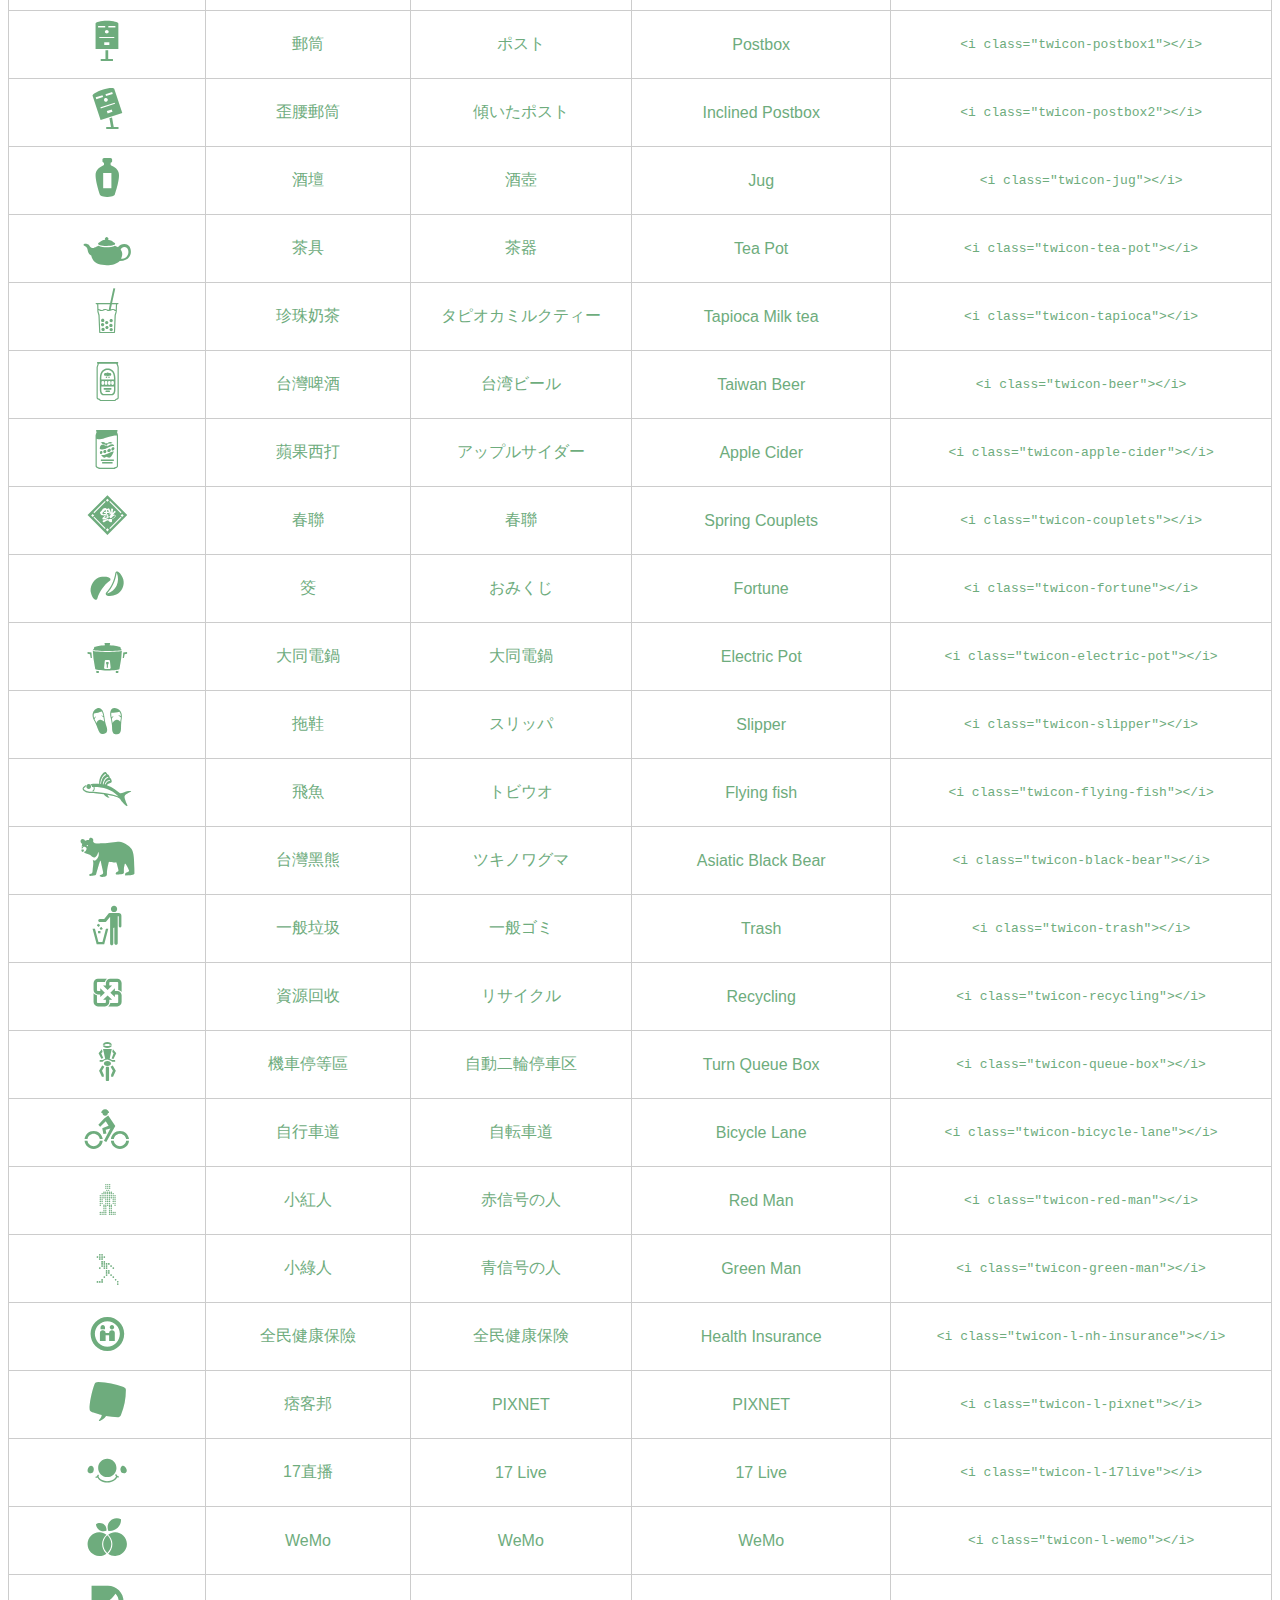
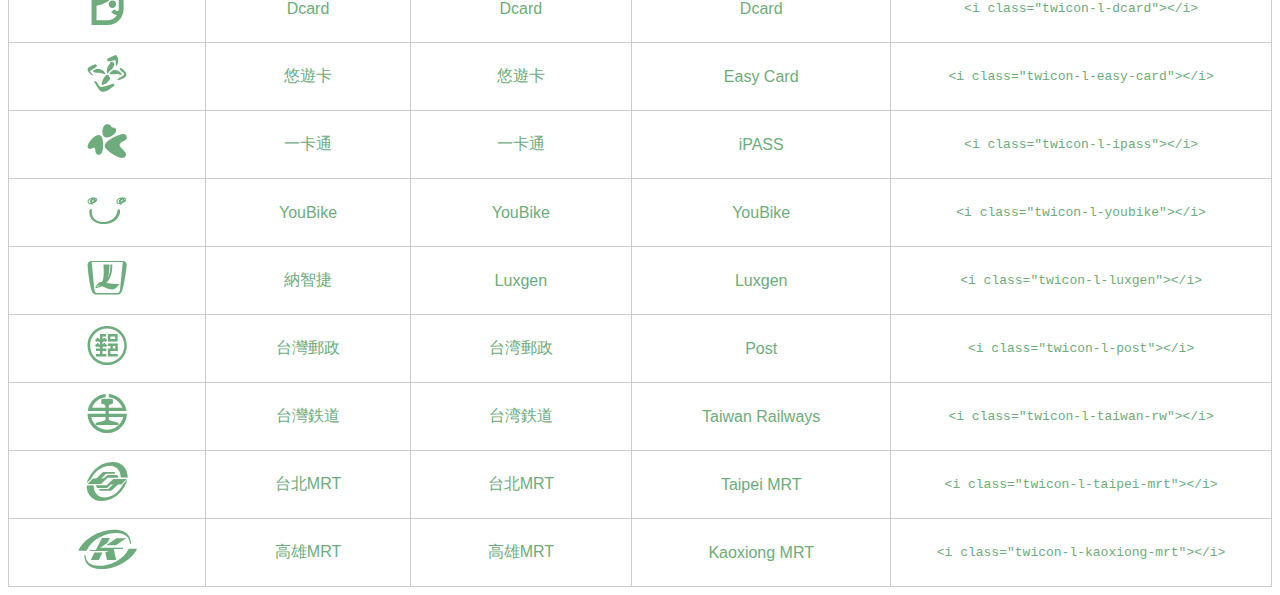
<file: Taiwan project/twicon/List.html>
<head>
 <title>一覽表|一覧表|List</title>
 <style type="text/css">
  table{
    width: 100%;
    border-collapse: collapse;
    border-spacing: 0;
    color:#6EAC7D;
    font-family: sans-serif ;
  }

  table th{
    padding: 10px 20px;
    text-align: center;
    border: 1px solid #ccc;
    background-color: #D9F2E7
  }

  table td{
    padding: 0px 20px;
    text-align: center;
    border: 1px solid #ccc;
  }

  table td.icon {
    font-family: "twicon" ;
    font-size: 3.5em ;
    border: 1px solid #ccc;
  }

  table tr:hover{
    background-color: #4A7756;
    color:#fff;
  }

  @font-face {
   font-family: 'twicon';
   src: url('twicon.woff') ;
   src: url('twicon.woff2') ;
  }
 </style>
</head>
<body>
 <p>
   感謝您下載我們的「Taiwan Icon Font ver.1000」!!!
 </p>
 <p>
   以Adobe Illustrater，Photoshop這種的設計軟體使用的話，copy下面最左邊的icon，貼在軟體上，設定字體「Taiwan icon 20」。
  <br>在網站(HTML)用的話、為了引用「twicon.css」&lt;head&gt;内加下面的code(需要的話自己調一下)，要貼的地方把「Mark up for web」的Code貼一下。
  <pre style="display:block;overflow-x:auto;padding:0.5em;color:#000;background:#f8f8ff"><code><span style="color:#000080;font-weight:normal">&lt;<span style="color:#000080;font-weight:normal">link</span> <span class="hljs-attr">rel</span>=<span style="color:#219161">&quot;stylesheet&quot;</span> <span class="hljs-attr">href</span>=<span style="color:#219161">&quot;twicon/twicon.css&quot;</span>&gt;</span></code></pre>

 <table>
  <tr>
    <th>Icons <small>(copy for DTP)</small></th>
    <th>中文</th>
    <th>日本語</th>
    <th>English</th>
    <th>Mark up for web</th>
  </tr>
  <tr>
    <td class="icon">ꀀ</td>
    <td>台灣民主旗</td>
    <td>台湾民主旗</td>
    <td>taiwan democracy flag</td>
    <td><code>&lt;i class="twicon-td-flag"&gt;&lt;/i&gt;</code></td>
  </tr>
  <tr>
    <td class="icon">ꀁ</td>
    <td>中華民國國旗</td>
    <td>中華民国国旗</td>
    <td>R.O.C Flag</td>
    <td><code>&lt;i class="twicon-roc-flag"&gt;&lt;/i&gt;</code></td>
  </tr>
  <tr>
    <td class="icon">ꀂ</td>
    <td>台灣島</td>
    <td>台湾本島</td>
    <td>Taiwan Main Island</td>
    <td><code>&lt;i class="twicon-main-island"&gt;&lt;/i&gt;</code></td>
  </tr>
  <tr>
    <td class="icon">ꀃ</td>
    <td>澎湖群島</td>
    <td>澎湖諸島</td>
    <td>Penghu Islands</td>
    <td><code>&lt;i class="twicon-penghu-islands"&gt;&lt;/i&gt;</code></td>
  </tr>
  <tr>
    <td class="icon">ꀄ</td>
    <td>金門島</td>
    <td>金門島</td>
    <td>Kinmen Main Island</td>
    <td><code>&lt;i class="twicon-kinmen-island"&gt;&lt;/i&gt;</code></td>
  </tr>
  <tr>
    <td class="icon">ꀅ</td>
    <td>綠島</td>
    <td>緑島</td>
    <td>Green Island</td>
    <td><code>&lt;i class="twicon-green-island"&gt;&lt;/i&gt;</code></td>
  </tr>
  <tr>
    <td class="icon">ꀆ</td>
    <td>琉球嶼</td>
    <td>小琉球</td>
    <td>Lamay Island</td>
    <td><code>&lt;i class="twicon-lamay-island"&gt;&lt;/i&gt;</code></td>
  </tr>
  <tr>
    <td class="icon">ꀇ</td>
    <td>龜山島</td>
    <td>亀山島</td>
    <td>Gueishan Island</td>
    <td><code>&lt;i class="twicon-gueishan-island"&gt;&lt;/i&gt;</code></td>
  </tr>
  <tr>
    <td class="icon">ꀈ</td>
    <td>蘭嶼</td>
    <td>蘭嶼</td>
    <td>Orchid Island</td>
    <td><code>&lt;i class="twicon-orchid-island"&gt;&lt;/i&gt;</code></td>
  </tr>
  <tr>
    <td class="icon">ꀉ</td>
    <td>六氏先生之墓</td>
    <td>六氏先生の墓</td>
    <td>grave of rokushisense</td>
    <td><code>&lt;i class="twicon-grave-sense"&gt;&lt;/i&gt;</code></td>
  </tr>
  <tr>
    <td class="icon">ꀊ</td>
    <td>中正紀念堂</td>
    <td>中正紀念堂</td>
    <td>CKS Memorial Hall</td>
    <td><code>&lt;i class="twicon-cks-hall"&gt;&lt;/i&gt;</code></td>
  </tr>
  <tr>
    <td class="icon">ꀋ</td>
    <td>中正紀念堂大門</td>
    <td>中正紀念堂の門</td>
    <td>Gate of CKS Hall</td>
    <td><code>&lt;i class="twicon-gate-cks"&gt;&lt;/i&gt;</code></td>
  </tr>
  <tr>
    <td class="icon">ꀌ</td>
    <td>總統府</td>
    <td>総統府</td>
    <td>Office of the president</td>
    <td><code>&lt;i class="twicon-president-office"&gt;&lt;/i&gt;</code></td>
  </tr>
  <tr>
    <td class="icon">ꀍ</td>
    <td>台北101</td>
    <td>台北101</td>
    <td>Taipei101</td>
    <td><code>&lt;i class="twicon-taipei101"&gt;&lt;/i&gt;</code></td>
  </tr>
  <tr>
    <td class="icon">ꀎ</td>
    <td>故宮博物館</td>
    <td>故宮博物院</td>
    <td>National place Museum</td>
    <td><code>&lt;i class="twicon-np-mus"&gt;&lt;/i&gt;</code></td>
  </tr>
  <tr>
    <td class="icon">ꀏ</td>
    <td>國民革命忠烈祠</td>
    <td>国民革命忠烈祠</td>
    <td>Martyr's Shrine in Taipei</td>
    <td><code>&lt;i class="twicon-shrine-tp"&gt;&lt;/i&gt;</code></td>
  </tr>
  <tr>
    <td class="icon">ꀐ</td>
    <td>龍山寺</td>
    <td>龍山寺</td>
    <td>Longshan Temple</td>
    <td><code>&lt;i class="twicon-longshan-tmp"&gt;&lt;/i&gt;</code></td>
  </tr>
  <tr>
    <td class="icon">ꀑ</td>
    <td>國父紀念館</td>
    <td>国父記念館</td>
    <td>Sun Yat-sen Memorial Hall</td>
    <td><code>&lt;i class="twicon-sys-hall"&gt;&lt;/i&gt;</code></td>
  </tr>
  <tr>
    <td class="icon">ꀒ</td>
    <td>孔子廟</td>
    <td>孔子廟</td>
    <td>Confucius Temple</td>
    <td><code>&lt;i class="twicon-confucius-tmp"&gt;&lt;/i&gt;</code></td>
  </tr>
  <tr>
    <td class="icon">ꀓ</td>
    <td>行天宮</td>
    <td>行天宮</td>
    <td>Xingtian Temple</td>
    <td><code>&lt;i class="twicon-xingtian-tmp"&gt;&lt;/i&gt;</code></td>
  </tr>
  <tr>
    <td class="icon">ꀔ</td>
    <td>國立台灣博物館</td>
    <td>国立台湾博物館</td>
    <td>National Taiwan Museum</td>
    <td><code>&lt;i class="twicon-nt-mus"&gt;&lt;/i&gt;</code></td>
  </tr>
  <tr>
    <td class="icon">ꀕ</td>
    <td>圓山大飯</td>
    <td>圓山大飯</td>
    <td>Grand Hotel</td>
    <td><code>&lt;i class="twicon-grand-hotel"&gt;&lt;/i&gt;</code></td>
  </tr>
  <tr>
    <td class="icon">ꀖ</td>
    <td>ニニ八平和記念公園</td>
    <td>ニニ八平和記念公園</td>
    <td>228 Peace Memorial Park</td>
    <td><code>&lt;i class="twicon-228-park"&gt;&lt;/i&gt;</code></td>
  </tr>
  <tr>
    <td class="icon">ꀗ</td>
    <td>紅毛城</td>
    <td>紅毛城</td>
    <td>Fort San Domingo</td>
    <td><code>&lt;i class="twicon-san-domingo"&gt;&lt;/i&gt;</code></td>
  </tr>
  <tr>
    <td class="icon">ꀘ</td>
    <td>饒河夜市</td>
    <td>饒河夜市</td>
    <td>Raohe Street Night Market</td>
    <td><code>&lt;i class="twicon-raohe-nm"&gt;&lt;/i&gt;</code></td>
  </tr>
  <tr>
    <td class="icon">ꀙ</td>
    <td>西門紅樓</td>
    <td>西門紅楼</td>
    <td>Red House Theater</td>
    <td><code>&lt;i class="twicon-red-house"&gt;&lt;/i&gt;</code></td>
  </tr>
  <tr>
    <td class="icon">ꀚ</td>
    <td>臺北府城北門</td>
    <td>台北城北門</td>
    <td>Beimen</td>
    <td><code>&lt;i class="twicon-beimen"&gt;&lt;/i&gt;</code></td>
  </tr>
  <tr>
    <td class="icon">ꀛ</td>
    <td>臺北府城小南門</td>
    <td>台北府城小南門</td>
    <td>Xiaonanmen</td>
    <td><code>&lt;i class="twicon-xiaonanmen"&gt;&lt;/i&gt;</code></td>
  </tr>
  <tr>
    <td class="icon">ꀜ</td>
    <td>台北站</td>
    <td>台北駅</td>
    <td>Taipei Station</td>
    <td><code>&lt;i class="twicon-taipei-stn"&gt;&lt;/i&gt;</code></td>
  </tr>
  <tr>
    <td class="icon">ꀝ</td>
    <td>安平古堡</td>
    <td>安平古堡</td>
    <td>Fort Zeelandia</td>
    <td><code>&lt;i class="twicon-zeelandia"&gt;&lt;/i&gt;</code></td>
  </tr>
  <tr>
    <td class="icon">ꀞ</td>
    <td>億載金城</td>
    <td>億載金城</td>
    <td>Eternal Golden Castle</td>
    <td><code>&lt;i class="twicon-eg-castle"&gt;&lt;/i&gt;</code></td>
  </tr>
  <tr>
    <td class="icon">ꀟ</td>
    <td>赤崁樓</td>
    <td>赤カン楼</td>
    <td>Fort Provintia</td>
    <td><code>&lt;i class="twicon-provintia"&gt;&lt;/i&gt;</code></td>
  </tr>
  <tr>
    <td class="icon">ꀠ</td>
    <td>八田與一雕像</td>
    <td>八田與一像</td>
    <td>Statue of Yoichi Hatta</td>
    <td><code>&lt;i class="twicon-hy-statue"&gt;&lt;/i&gt;</code></td>
  </tr>
  <tr>
    <td class="icon">ꀡ</td>
    <td>高雄85大樓</td>
    <td>高雄85ビル</td>
    <td>85 Sky Tower</td>
    <td><code>&lt;i class="twicon-85tower"&gt;&lt;/i&gt;</code></td>
  </tr>
  <tr>
    <td class="icon">ꀢ</td>
    <td>美麗島站</td>
    <td>美麗島駅</td>
    <td>Formosa Boulevard Station</td>
    <td><code>&lt;i class="twicon-fb-stn"&gt;&lt;/i&gt;</code></td>
  </tr>
  <tr>
    <td class="icon">ꀣ</td>
    <td>蓮池潭老虎塔</td>
    <td>蓮池潭老虎塔</td>
    <td>Dragon and Tiger Pagoda</td>
    <td><code>&lt;i class="twicon-dt-pagoda"&gt;&lt;/i&gt;</code></td>
  </tr>
  <tr>
    <td class="icon">ꀤ</td>
    <td>天主教玫瑰堂</td>
    <td>ロザリオ大聖堂</td>
    <td>Rosary Catholic Church</td>
    <td><code>&lt;i class="twicon-rosary-church"&gt;&lt;/i&gt;</code></td>
  </tr>
  <tr>
    <td class="icon">ꀥ</td>
    <td>龍騰断橋</td>
    <td>龍騰断橋</td>
    <td>Longteng Bridge</td>
    <td><code>&lt;i class="twicon-longteng-brg"&gt;&lt;/i&gt;</code></td>
  </tr>
  <tr>
    <td class="icon">ꀦ</td>
    <td>蘭陽博物館</td>
    <td>蘭陽博物館</td>
    <td>Lanyang museum</td>
    <td><code>&lt;i class="twicon-ly-museum"&gt;&lt;/i&gt;</code></td>
  </tr>
  <tr>
    <td class="icon">ꀧ</td>
    <td>情人橋</td>
    <td>情人橋</td>
    <td>Tamsui Lover's Bridge</td>
    <td><code>&lt;i class="twicon-lovers-brg"&gt;&lt;/i&gt;</code></td>
  </tr>
  <tr>
    <td class="icon">ꀨ</td>
    <td>北投溫泉博物館</td>
    <td>北投温泉記念館</td>
    <td>Beitou Hotspring Museum</td>
    <td><code>&lt;i class="twicon-hotspring-mus"&gt;&lt;/i&gt;</code></td>
  </tr>
  <tr>
    <td class="icon">ꀩ</td>
    <td>東海大學</td>
    <td>東海大学</td>
    <td>Tunghai University</td>
    <td><code>&lt;i class="twicon-tunghai-uni"&gt;&lt;/i&gt;</code></td>
  </tr>
  <tr>
    <td class="icon">ꀪ</td>
    <td>國立台中公園</td>
    <td>国立台中公園湖心亭</td>
    <td>Taichung Park</td>
    <td><code>&lt;i class="twicon-taichung-park"&gt;&lt;/i&gt;</code></td>
  </tr>
  <tr>
    <td class="icon">ꀫ</td>
    <td>女王頭</td>
    <td>クイーンズヘッド</td>
    <td>Queen's Head</td>
    <td><code>&lt;i class="twicon-queens-head"&gt;&lt;/i&gt;</code></td>
  </tr>
  <tr>
    <td class="icon">ꀬ</td>
    <td>臺中國家歌劇院</td>
    <td>台中国家歌劇院</td>
    <td>National Taichung Theater</td>
    <td><code>&lt;i class="twicon-ntc-theater"&gt;&lt;/i&gt;</code></td>
  </tr>
  <tr>
    <td class="icon">ꀭ</td>
    <td>八卦山大仏</td>
    <td>八卦山大仏</td>
    <td>Buddha in Bagua Mountain</td>
    <td><code>&lt;i class="twicon-bagua"&gt;&lt;/i&gt;</code></td>
  </tr>
  <tr>
    <td class="icon">ꀮ</td>
    <td>佛光山寺</td>
    <td>佛光山寺</td>
    <td>Fo Guang Shan Temple</td>
    <td><code>&lt;i class="twicon-foguangshan"&gt;&lt;/i&gt;</code></td>
  </tr>
  <tr>
    <td class="icon">ꀯ</td>
    <td>花瓶石</td>
    <td>花瓶石</td>
    <td>Vase Rock</td>
    <td><code>&lt;i class="twicon-vase-rock"&gt;&lt;/i&gt;</code></td>
  </tr>
  <tr>
    <td class="icon">ꀰ</td>
    <td>北迴歸線標牌</td>
    <td>静浦北回帰線標誌</td>
    <td>Tropic of Cancer</td>
    <td><code>&lt;i class="twicon-tropic-cancer"&gt;&lt;/i&gt;</code></td>
  </tr>
  <tr>
    <td class="icon">ꀱ</td>
    <td>富貴角燈塔</td>
    <td>富貴角灯台</td>
    <td>Fuguijiao Lighthouse</td>
    <td><code>&lt;i class="twicon-fuguijiao-lh"&gt;&lt;/i&gt;</code></td>
  </tr>
  <tr>
    <td class="icon">ꀲ</td>
    <td>漁翁島燈塔</td>
    <td>漁翁島灯台</td>
    <td>Yuwengdao Lighthouse</td>
    <td><code>&lt;i class="twicon-yuweng-lh"&gt;&lt;/i&gt;</code></td>
  </tr>
  <tr>
    <td class="icon">ꀳ</td>
    <td>鵝鑾鼻燈塔</td>
    <td>ガランビ灯台</td>
    <td>Eluanbi Lighthouse</td>
    <td><code>&lt;i class="twicon-eluanbi-lh"&gt;&lt;/i&gt;</code></td>
  </tr>
  <tr>
    <td class="icon">ꀴ</td>
    <td>嘉農棒球隊銅像</td>
    <td>嘉義カノウ像</td>
    <td>Staue of kano</td>
    <td><code>&lt;i class="twicon-kano-staue"&gt;&lt;/i&gt;</code></td>
  </tr>
  <tr>
    <td class="icon">ꀵ</td>
    <td>二沙灣砲臺</td>
    <td>二沙湾砲台</td>
    <td>Ershawan Battery</td>
    <td><code>&lt;i class="twicon-ershawan"&gt;&lt;/i&gt;</code></td>
  </tr>
  <tr>
    <td class="icon">ꀶ</td>
    <td>中華橋</td>
    <td>中華橋</td>
    <td>Chinese Bridge</td>
    <td><code>&lt;i class="twicon-bridge"&gt;&lt;/i&gt;</code></td>
  </tr>
  <tr>
    <td class="icon">ꀷ</td>
    <td>熱氣球</td>
    <td>熱氣球</td>
    <td>hot‐air balloon</td>
    <td><code>&lt;i class="twicon-balloon"&gt;&lt;/i&gt;</code></td>
  </tr>
  <tr>
    <td class="icon">ꀸ</td>
    <td>台鐵</td>
    <td>台湾鉄道</td>
    <td>Taiwan Railways</td>
    <td><code>&lt;i class="twicon-taiwan-rw"&gt;&lt;/i&gt;</code></td>
  </tr>
  <tr>
    <td class="icon">ꀹ</td>
    <td>台北捷運</td>
    <td>台北 MRT</td>
    <td>Taipei MRT</td>
    <td><code>&lt;i class="twicon-taipei-mrt"&gt;&lt;/i&gt;</code></td>
  </tr>
  <tr>
    <td class="icon">ꀺ</td>
    <td>阿里山林業鐵路</td>
    <td>阿里山森林鉄路</td>
    <td>Alishan Forest Railway</td>
    <td><code>&lt;i class="twicon-alishan-rw"&gt;&lt;/i&gt;</code></td>
  </tr>
  <tr>
    <td class="icon">ꀻ</td>
    <td>高鐵</td>
    <td>高速鉄道</td>
    <td>Taiwan High Speed Rail</td>
    <td><code>&lt;i class="twicon-high-speed-rail"&gt;&lt;/i&gt;</code></td>
  </tr>
  <tr>
    <td class="icon">ꀼ</td>
    <td>貓空纜車</td>
    <td>猫空ロープウェイ</td>
    <td>Maokong Gondola</td>
    <td><code>&lt;i class="twicon-gondola"&gt;&lt;/i&gt;</code></td>
  </tr>
  <tr>
    <td class="icon">ꀽ</td>
    <td>YouBike</td>
    <td>YouBike</td>
    <td>YouBike</td>
    <td><code>&lt;i class="twicon-youbike"&gt;&lt;/i&gt;</code></td>
  </tr>
  <tr>
    <td class="icon">ꀾ</td>
    <td>雅美族舟艇</td>
    <td>ヤミ族のボート</td>
    <td>Yami's Fishing Boat</td>
    <td><code>&lt;i class="twicon-yami-boat"&gt;&lt;/i&gt;</code></td>
  </tr>
  <tr>
    <td class="icon">ꀿ</td>
    <td>龍舟</td>
    <td>ドラゴンボート</td>
    <td>Dragon Boat</td>
    <td><code>&lt;i class="twicon-dragon-boat"&gt;&lt;/i&gt;</code></td>
  </tr>
  <tr>
    <td class="icon">ꁀ</td>
    <td>紙燈籠1</td>
    <td>提灯1</td>
    <td>Lantern 1</td>
    <td><code>&lt;i class="twicon-lantern1"&gt;&lt;/i&gt;</code></td>
  </tr>
  <tr>
    <td class="icon">ꁁ</td>
    <td>紙燈籠2</td>
    <td>提灯2</td>
    <td>Lantern 2</td>
    <td><code>&lt;i class="twicon-lantern2"&gt;&lt;/i&gt;</code></td>
  </tr>
  <tr>
    <td class="icon">ꁂ</td>
    <td>天燈</td>
    <td>天灯</td>
    <td>Sky Lantern</td>
    <td><code>&lt;i class="twicon-sky-lantern"&gt;&lt;/i&gt;</code></td>
  </tr>
  <tr>
    <td class="icon">ꁃ</td>
    <td>茄芷袋</td>
    <td>ナイロンバッグ</td>
    <td>Taiwanese Bag</td>
    <td><code>&lt;i class="twicon-taiwanese-bag"&gt;&lt;/i&gt;</code></td>
  </tr>
  <tr>
    <td class="icon">ꁄ</td>
    <td>郵筒</td>
    <td>ポスト</td>
    <td>Postbox</td>
    <td><code>&lt;i class="twicon-postbox1"&gt;&lt;/i&gt;</code></td>
  </tr>
  <tr>
    <td class="icon">ꁅ</td>
    <td>歪腰郵筒</td>
    <td>傾いたポスト</td>
    <td>Inclined Postbox</td>
    <td><code>&lt;i class="twicon-postbox2"&gt;&lt;/i&gt;</code></td>
  </tr>
  <tr>
    <td class="icon">ꁆ</td>
    <td>酒壇</td>
    <td>酒壺</td>
    <td>Jug</td>
    <td><code>&lt;i class="twicon-jug"&gt;&lt;/i&gt;</code></td>
  </tr>
  <tr>
    <td class="icon">ꁇ</td>
    <td>茶具</td>
    <td>茶器</td>
    <td>Tea Pot</td>
    <td><code>&lt;i class="twicon-tea-pot"&gt;&lt;/i&gt;</code></td>
  </tr>
  <tr>
    <td class="icon">ꁈ</td>
    <td>珍珠奶茶</td>
    <td>タピオカミルクティー</td>
    <td>Tapioca Milk tea</td>
    <td><code>&lt;i class="twicon-tapioca"&gt;&lt;/i&gt;</code></td>
  </tr>
  <tr>
    <td class="icon">ꁉ</td>
    <td>台灣啤酒</td>
    <td>台湾ビール</td>
    <td>Taiwan Beer</td>
    <td><code>&lt;i class="twicon-beer"&gt;&lt;/i&gt;</code></td>
  </tr>
  <tr>
    <td class="icon">ꁊ</td>
    <td>蘋果西打</td>
    <td>アップルサイダー</td>
    <td>Apple Cider</td>
    <td><code>&lt;i class="twicon-apple-cider"&gt;&lt;/i&gt;</code></td>
  </tr>
  <tr>
    <td class="icon">ꁋ</td>
    <td>春聯</td>
    <td>春聯</td>
    <td>Spring Couplets</td>
    <td><code>&lt;i class="twicon-couplets"&gt;&lt;/i&gt;</code></td>
  </tr>
  <tr>
    <td class="icon">ꁌ</td>
    <td>筊</td>
    <td>おみくじ</td>
    <td>Fortune</td>
    <td><code>&lt;i class="twicon-fortune"&gt;&lt;/i&gt;</code></td>
  </tr>
  <tr>
    <td class="icon">ꁍ</td>
    <td>大同電鍋</td>
    <td>大同電鍋</td>
    <td>Electric Pot</td>
    <td><code>&lt;i class="twicon-electric-pot"&gt;&lt;/i&gt;</code></td>
  </tr>
  <tr>
    <td class="icon">ꁎ</td>
    <td>拖鞋</td>
    <td>スリッパ</td>
    <td>Slipper</td>
    <td><code>&lt;i class="twicon-slipper"&gt;&lt;/i&gt;</code></td>
  </tr>
  <tr>
    <td class="icon">ꁏ</td>
    <td>飛魚</td>
    <td>トビウオ</td>
    <td>Flying fish</td>
    <td><code>&lt;i class="twicon-flying-fish"&gt;&lt;/i&gt;</code></td>
  </tr>
  <tr>
    <td class="icon">ꁐ</td>
    <td>台灣黑熊</td>
    <td>ツキノワグマ</td>
    <td>Asiatic Black Bear</td>
    <td><code>&lt;i class="twicon-black-bear"&gt;&lt;/i&gt;</code></td>
  </tr>
  <tr>
    <td class="icon">ꁒ</td>
    <td>一般垃圾</td>
    <td>一般ゴミ</td>
    <td>Trash</td>
    <td><code>&lt;i class="twicon-trash"&gt;&lt;/i&gt;</code></td>
  </tr>
  <tr>
    <td class="icon">ꁑ</td>
    <td>資源回收</td>
    <td>リサイクル</td>
    <td>Recycling</td>
    <td><code>&lt;i class="twicon-recycling"&gt;&lt;/i&gt;</code></td>
  </tr>
  <tr>
    <td class="icon">ꁓ</td>
    <td>機車停等區</td>
    <td>自動二輪停車区</td>
    <td>Turn Queue Box</td>
    <td><code>&lt;i class="twicon-queue-box"&gt;&lt;/i&gt;</code></td>
  </tr>
  <tr>
    <td class="icon">ꁔ</td>
    <td>自行車道</td>
    <td>自転車道</td>
    <td>Bicycle Lane</td>
    <td><code>&lt;i class="twicon-bicycle-lane"&gt;&lt;/i&gt;</code></td>
  </tr>
  <tr>
    <td class="icon">ꁕ</td>
    <td>小紅人</td>
    <td>赤信号の人</td>
    <td>Red Man</td>
    <td><code>&lt;i class="twicon-red-man"&gt;&lt;/i&gt;</code></td>
  </tr>
  <tr>
    <td class="icon">ꁖ</td>
    <td>小綠人</td>
    <td>青信号の人</td>
    <td>Green Man</td>
    <td><code>&lt;i class="twicon-green-man"&gt;&lt;/i&gt;</code></td>
  </tr>
  <tr>
    <td class="icon">ꁗ</td>
    <td>全民健康保險</td>
    <td>全民健康保険</td>
    <td>Health Insurance</td>
    <td><code>&lt;i class="twicon-l-nh-insurance"&gt;&lt;/i&gt;</code></td>
  </tr>
  <tr>
    <td class="icon">ꁘ</td>
    <td>痞客邦</td>
    <td>PIXNET</td>
    <td>PIXNET</td>
    <td><code>&lt;i class="twicon-l-pixnet"&gt;&lt;/i&gt;</code></td>
  </tr>
  <tr>
    <td class="icon">ꁙ</td>
    <td>17直播</td>
    <td>17 Live</td>
    <td>17 Live</td>
    <td><code>&lt;i class="twicon-l-17live"&gt;&lt;/i&gt;</code></td>
  </tr>
  <tr>
    <td class="icon">ꁚ</td>
    <td>WeMo</td>
    <td>WeMo</td>
    <td>WeMo</td>
    <td><code>&lt;i class="twicon-l-wemo"&gt;&lt;/i&gt;</code></td>
  </tr>
  <tr>
    <td class="icon">ꁛ</td>
    <td>Dcard</td>
    <td>Dcard</td>
    <td>Dcard</td>
    <td><code>&lt;i class="twicon-l-dcard"&gt;&lt;/i&gt;</code></td>
  </tr>
  <tr>
    <td class="icon">ꁜ</td>
    <td>悠遊卡</td>
    <td>悠遊卡</td>
    <td>Easy Card</td>
    <td><code>&lt;i class="twicon-l-easy-card"&gt;&lt;/i&gt;</code></td>
  </tr>
  <tr>
    <td class="icon">ꁝ</td>
    <td>一卡通</td>
    <td>一卡通</td>
    <td>iPASS</td>
    <td><code>&lt;i class="twicon-l-ipass"&gt;&lt;/i&gt;</code></td>
  </tr>
  <tr>
    <td class="icon">ꁞ</td>
    <td>YouBike</td>
    <td>YouBike</td>
    <td>YouBike</td>
    <td><code>&lt;i class="twicon-l-youbike"&gt;&lt;/i&gt;</code></td>
  </tr>
  <tr>
    <td class="icon">ꁟ</td>
    <td>納智捷</td>
    <td>Luxgen</td>
    <td>Luxgen</td>
    <td><code>&lt;i class="twicon-l-luxgen"&gt;&lt;/i&gt;</code></td>
  </tr>
  <tr>
    <td class="icon">ꁠ</td>
    <td>台灣郵政</td>
    <td>台湾郵政</td>
    <td>Post</td>
    <td><code>&lt;i class="twicon-l-post"&gt;&lt;/i&gt;</code></td>
  </tr>
  <tr>
    <td class="icon">ꁡ</td>
    <td>台灣鉄道</td>
    <td>台湾鉄道</td>
    <td>Taiwan Railways</td>
    <td><code>&lt;i class="twicon-l-taiwan-rw"&gt;&lt;/i&gt;</code></td>
  </tr>
  <tr>
    <td class="icon">ꁢ</td>
    <td>台北MRT</td>
    <td>台北MRT</td>
    <td>Taipei MRT</td>
    <td><code>&lt;i class="twicon-l-taipei-mrt"&gt;&lt;/i&gt;</code></td>
  </tr>
  <tr>
    <td class="icon">ꁣ</td>
    <td>高雄MRT</td>
    <td>高雄MRT</td>
    <td>Kaoxiong MRT</td>
    <td><code>&lt;i class="twicon-l-kaoxiong-mrt"&gt;&lt;/i&gt;</code></td>
  </tr>
 </table>
</body>
</file>
<file: style/animation.css>
div.animation {
  width: 100%;
  height: 100vh;
  background-color: #e08958;
  position: fixed;
  top: 0;
  z-index: 10;
  display: flex;
  justify-content: center;
  align-items: center;
}

#first {
  stroke-dasharray: 658px;
  stroke-dashoffset: 658px;
  animation: fadeInside 0.6s ease-in forwards;
}

#second {
  stroke-dasharray: 233px;
  stroke-dashoffset: 233px;
  animation: fadeInside 0.6s ease-in forwards 0.3s;
}

#third {
  stroke-dasharray: 233px;
  stroke-dashoffset: 233px;
  animation: fadeInside 0.6s ease-in forwards 0.6s;
}

#fourth {
  stroke-dasharray: 230px;
  stroke-dashoffset: 230px;
  animation: fadeInside 0.6s ease-in forwards 0.9s;
}

#fifth {
  stroke-dasharray: 376px;
  stroke-dashoffset: 376px;
  animation: fadeInside 0.6s ease-in forwards 1.2s;
}

#sixth {
  stroke-dasharray: 346px;
  stroke-dashoffset: 346px;
  animation: fadeInside 0.6s ease-in forwards;
}

#seventh {
  stroke-dasharray: 360px;
  stroke-dashoffset: 360px;
  animation: fadeInside 0.6s ease-in forwards 0.3s;
}

#eighth {
  stroke-dasharray: 489px;
  stroke-dashoffset: 489px;
  animation: fadeInside 0.6s ease-in forwards 0.6s;
}

#ninth {
  stroke-dasharray: 379px;
  stroke-dashoffset: 379px;
  animation: fadeInside 0.6s ease-in forwards 0.9s;
}

#tenth {
  stroke-dasharray: 360px;
  stroke-dashoffset: 360px;
  animation: fadeInside 0.6s ease-in forwards 1.2s;
}

#eleventh {
  stroke-dasharray: 1375px;
  stroke-dashoffset: 1375px;
  animation: fadeInside 0.6s ease-in forwards 1.5s;
}

#twelfth {
  stroke-dasharray: 1124px;
  stroke-dashoffset: 1124px;
  animation: fadeInside 0.6s ease-in forwards 1.8s;
}

svg {
  animation: fill 1s ease-in forwards 1.8s;
}

@keyframes fadeInside {
  to {
    stroke-dashoffset: 0px;
  }
}
@keyframes fill {
  from {
    fill: transparent;
  }
  to {
    fill: white;
  }
}/*# sourceMappingURL=animation.css.map */
</file>
<file: style/style.css>
* {
  padding: 0;
  margin: 0;
  box-sizing: border-box;
  font-family: "Noto Sans TC", sans-serif;
}

body {
  position: relative;
}

.orange {
  position: absolute;
  top: -10vh;
  right: 0%;
  z-index: -1;
  width: 55vw;
  height: 150vh;
}

header nav {
  width: 100%;
}
header nav ul {
  padding: 2rem;
  width: 70%;
  display: flex;
  list-style-type: none;
  justify-content: space-around;
}
header nav ul li {
  font-size: 1.75rem;
}
header nav ul li a {
  color: rgb(79, 38, 18);
  text-decoration: none;
}

main {
  display: flex;
  flex-wrap: wrap;
}
main section.left {
  flex: 3 1 500px;
  padding: 2rem;
}
main section.left h1 {
  font-size: 4rem;
  color: #ee942c;
}
main section.left p {
  font-size: 1.5rem;
  padding: 1rem 0rem;
}
main section.right {
  flex: 1 1 600px;
  position: relative;
}
main section.right img {
  border-radius: 50%;
  width: 20vw;
  height: 20vw;
  position: absolute;
  top: 45vh;
  right: 25vw;
  transform: translateY(-50%);
}
main section.table {
  flex: 3 1 500px;
  padding: 2rem;
}
main section.table table {
  border-collapse: collapse;
}
main section.table table tr {
  border-bottom: 2px solid gray;
  transition: all 0.2s ease;
}
main section.table table tr td {
  padding: 2rem;
}
main section.table table tr td li {
  padding: 0.75rem;
}
main section.table table tr:hover {
  background-color: #fec788;
}
main section.picture {
  flex: 1 1 600px;
  position: relative;
  display: flex;
  flex-direction: column;
  align-items: center;
}
main section.picture img {
  width: 30vw;
}
main section.picture div.orangeRect {
  width: 30vw;
  height: 100vh;
  background-color: #ee942c;
  position: absolute;
  top: 30px;
  left: 80px;
  z-index: -1;
}
main .contact-box {
  width: 300px;
  padding: 20px;
  border: 2px solid #343739;
  border-radius: 10px;
  background-color: #f9e2c4;
  box-shadow: 2px 2px 12px rgba(0, 0, 0, 0.1);
  margin-top: 20px;
  text-align: center;
}
main .contact-box h3 {
  margin-top: 0;
  color: #2d200d;
}
main .contact-box p {
  font-family: Arial, sans-serif;
  line-height: 1.5;
}
main section.form {
  flex: 1 1 600px;
}
main section.form form {
  min-height: 70vh;
  display: flex;
  flex-direction: column;
  justify-content: space-around;
  padding: 1.5rem;
}
main section.form form div {
  margin: 0.5rem;
}
main section.form form div label {
  font-size: 1.5rem;
  margin-right: 1rem;
}
main section.form form div input,
main section.form form div textarea {
  background-color: #ee942c;
  color: white;
  font-size: 1.25rem;
  padding: 0.5rem 0.25rem;
  border: none;
  width: 90%;
}
main section.form form div textarea {
  vertical-align: top;
}
main section.form form button {
  align-items: center;
  background-color: #ee942c;
  color: white;
  border: none;
  cursor: pointer;
  padding: 0.75rem 1.5rem;
  font-size: 2rem;
  border-radius: 10px;
}
main div.line {
  background-color: gray;
  width: 3px;
}
main section.contact {
  flex: 1 1 500px;
  display: flex;
  align-items: center;
  padding: 2rem;
}
main section.contact div.content h2 {
  margin: 1rem 0rem;
}

footer a {
  padding: 1rem;
}

.active {
  color: #ee942c;
}

@media screen and (max-width: 1100px) {
  .orange {
    opacity: 0.5;
  }
  header nav ul {
    width: 100%;
    flex-direction: column;
  }
  header nav ul li {
    padding: 1rem 0rem;
    border-bottom: 2px solid gray;
  }
  main section.right {
    display: flex;
    justify-content: center;
    align-items: center;
    margin: 1rem;
  }
  main section.right img {
    position: static;
    transform: none;
    width: 50vw;
    height: 50vw;
  }
  main section.picture {
    display: flex;
    justify-content: center;
    align-items: center;
  }
  main section.picture img {
    width: 60vw;
  }
  main section.picture div.orangeRect {
    display: none;
  }
}/*# sourceMappingURL=style.css.map */
</file>
<file: Hawaii project/styles/style.css>
* {
  padding: 0;
  margin: 0;
  box-sizing: border-box;
  font-family: "Noto Sans TC", sans-serif;
}

h1,
h2,
h3,
h4,
h5,
h6 {
  font-weight: normal;
}

header {
  display: flex;
  align-items: center;
  flex-wrap: wrap;
  position: sticky;
  top: 0;
  z-index: 5;
  background-color: white;
  box-shadow: 3px 3px 5px 1px rgb(107, 107, 107);
}
header div.logo {
  display: flex;
  align-items: center;
  flex: 5 1 400px;
  margin-left: 2rem;
}
header div.logo img {
  width: 6vw;
  height: 6vw;
}
header nav {
  flex: 2 1 400px;
}
header nav ul {
  display: flex;
  list-style-type: none;
  justify-content: space-around;
}
header nav ul li a {
  color: #09777d;
  text-decoration: none;
  font-size: 1.35rem;
}

main section.backimage {
  min-height: 90vh;
  width: 100%;
  background-image: url("../Pictures/pexels-photo-416676.jpeg");
  background-size: cover;
  background-position: center;
  position: relative;
  z-index: 0;
  display: flex;
  justify-content: center;
  align-items: center;
  flex-direction: column;
  text-align: center;
}
main section.backimage h3 {
  font-size: 3.5rem;
  color: white;
  margin: 2rem 0rem;
}
main section.backimage button.start {
  background-color: #16b9ff;
  padding: 0.75rem 1.5rem;
  font-size: 1.5rem;
  color: white;
  border: none;
  border-radius: 1rem;
  cursor: pointer;
}
main section.backimage div.filter {
  background-color: rgba(0, 0, 0, 0.2);
  width: 100%;
  min-height: 90vh;
  position: absolute;
  top: 0;
  z-index: -1;
}
main section.second {
  display: flex;
  flex-direction: column;
  align-items: center;
  text-align: center;
}
main section.second h2 {
  font-size: 2rem;
  margin: 2rem 0rem;
}
main section.second section.cards {
  display: flex;
  width: 80%;
  min-height: 80vh;
  flex-wrap: wrap;
}
main section.second section.cards div.card {
  display: flex;
  flex-direction: column;
  align-items: center;
  justify-content: space-around;
  padding: 1rem;
  flex: 1 1 300px;
}
main section.second section.cards div.card div.image-container {
  overflow: hidden;
  width: 15vw;
  height: 15vw;
  border-radius: 50%;
}
main section.second section.cards div.card div.image-container img {
  width: 15vw;
  height: 15vw;
  border-radius: 50%;
  transition: all 0.2s;
}
main section.second section.cards div.card div.image-container img:hover {
  transform: scale(1.2);
}
main section.second section.cards div.card h4 {
  font-size: 2rem;
  margin: 1rem 0rem;
}
main section.second section.cards div.card p {
  font-size: 1.25rem;
}
main section.second section.cards div.card a {
  margin: 1rem 0rem;
  text-decoration: none;
  padding: 1rem 1.5rem;
  background-color: #09777d;
  color: white;
  font-size: 1.25rem;
}

footer {
  display: flex;
  flex-direction: column;
  align-items: center;
  min-height: 40vh;
  justify-content: space-around;
  background-color: rgb(207, 207, 207);
}
footer div.logo {
  display: flex;
  align-items: center;
}
footer div.logo img {
  width: 6vw;
  height: 6vw;
}
footer nav {
  width: 30%;
}
footer nav ul {
  display: flex;
  list-style-type: none;
  width: 100%;
  justify-content: space-around;
  flex-wrap: wrap;
}
footer nav ul li {
  flex-basis: 100px;
}
footer nav ul li a {
  color: white;
  font-weight: 600;
  text-decoration: none;
  font-size: 1.35rem;
}
footer section.links a {
  margin: 0rem 1rem;
}
footer section.links a img {
  width: 5vw;
  height: 5vw;
}

/* scrollbar setting*/
/* width */
::-webkit-scrollbar {
  width: 10px;
}

/* Track */
::-webkit-scrollbar-track {
  background: #f1f1f1;
}

/* Handle */
::-webkit-scrollbar-thumb {
  background: #09777d;
}

@media screen and (max-width: 700px) {
  main section.second section.cards div.card img {
    width: 40vw;
    height: 40vw;
  }
}
@media screen and (max-width: 550px) {
  header div.logo {
    margin-left: 0.5rem;
  }
  header div.logo img {
    width: 15vw;
    height: 15vw;
  }
  footer div.logo img {
    width: 15vw;
    height: 15vw;
  }
  footer section.links {
    margin-top: 1rem;
  }
  footer section.links a img {
    width: 10vw;
    height: 10vw;
  }
}/*# sourceMappingURL=style.css.map */
</file>
